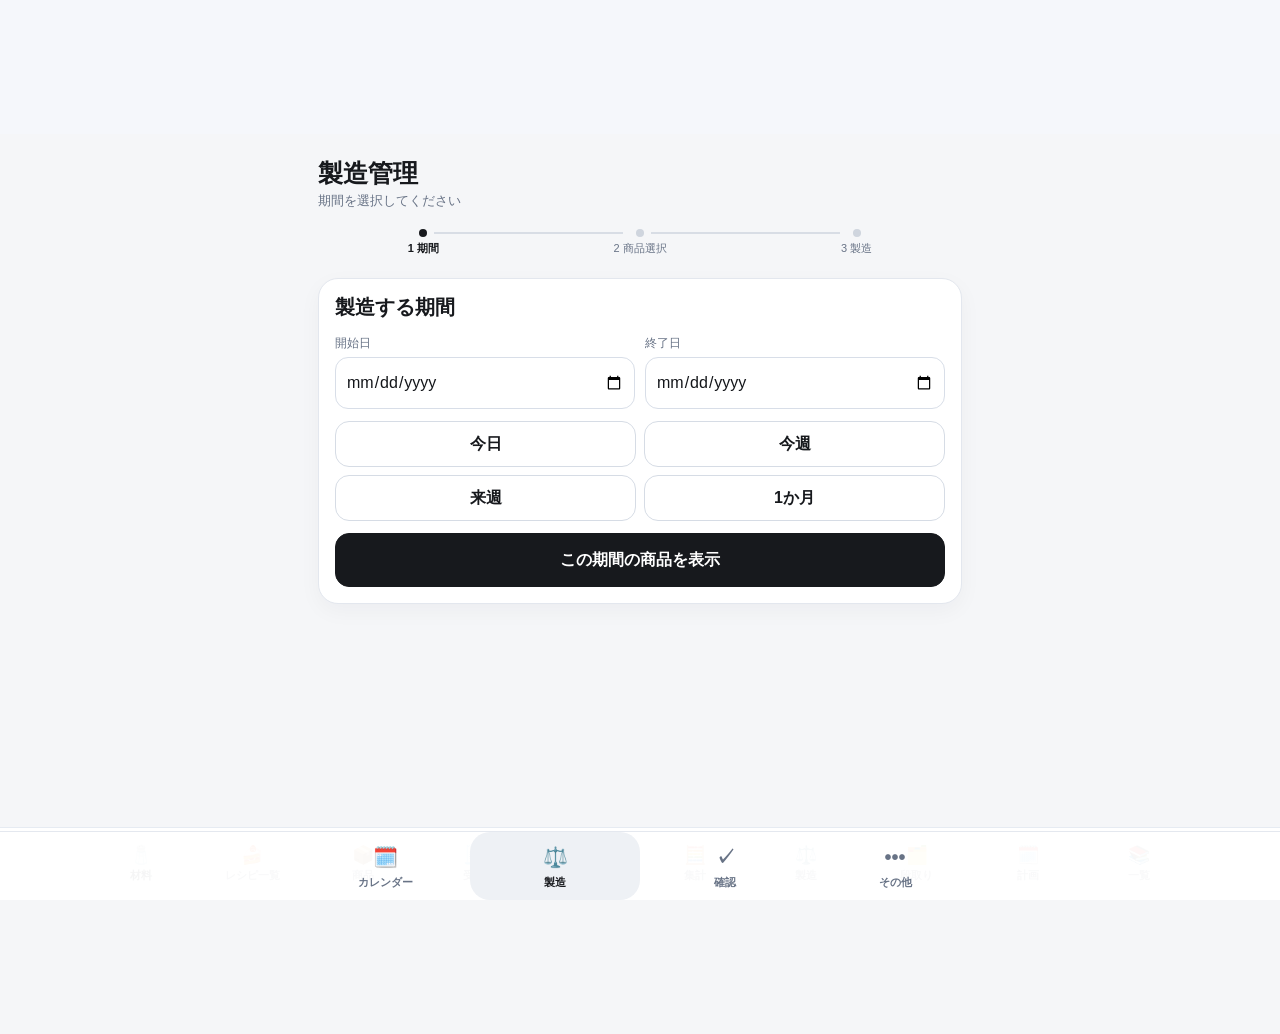
<file: index.html>
<!DOCTYPE html>

<html lang="ja">
<head>
<meta charset="utf-8"/>
<meta content="width=device-width, initial-scale=1, viewport-fit=cover" name="viewport"/>
<title>製造設計アプリ 完成版</title>
<link href="./assets/css/style.css" rel="stylesheet"/>
<style id="material-master-ui-v2">
.material-master-card{max-width:980px;margin:0 auto}.material-toolbar{display:grid;gap:10px;margin:12px 0 8px}.material-toolbar-top{display:grid;grid-template-columns:minmax(0,1fr) auto;gap:8px}.material-search{width:100%;min-height:44px;border:1px solid var(--line,#d8dee8);border-radius:12px;padding:0 13px;font:inherit;background:#fff}.material-add-btn{white-space:nowrap}.material-quick-row{display:flex;gap:7px;overflow-x:auto;padding-bottom:2px}.material-mode-btn,.material-filter-toggle,.material-category-chip{border:1px solid var(--line,#d8dee8);background:#fff;border-radius:999px;padding:7px 12px;font:inherit;font-size:13px;white-space:nowrap}.material-mode-btn.is-active,.material-category-chip.is-active{background:#1f2937;color:#fff;border-color:#1f2937}.material-category-chips{display:flex;gap:6px;overflow-x:auto;padding:1px 0 4px;-webkit-overflow-scrolling:touch}.material-advanced-filters{display:grid;grid-template-columns:repeat(3,minmax(0,1fr));gap:8px;padding:10px;border:1px solid var(--line,#d8dee8);border-radius:12px;background:#f8fafc}.material-advanced-filters.is-hidden{display:none}.material-result-line{min-height:22px;font-size:12px;color:#64748b;margin:4px 2px}.material-compact-list{display:grid;gap:5px}.material-compact-row{display:grid;grid-template-columns:minmax(0,1fr) auto auto;align-items:center;gap:8px;min-height:42px;padding:7px 8px 7px 11px;border:1px solid var(--line,#e2e8f0);border-radius:10px;background:#fff;cursor:pointer}.material-compact-row:active{background:#f8fafc}.material-row-name{min-width:0;font-weight:700;font-size:14px;overflow:hidden;text-overflow:ellipsis;white-space:nowrap}.material-row-cost{font-size:12px;font-variant-numeric:tabular-nums;color:#475569;text-align:right;white-space:nowrap}.material-compact-row.cost-mode .material-row-cost{font-size:14px;font-weight:800;color:#111827}.material-delete-btn{border:0;background:transparent;color:#b91c1c;font:inherit;font-size:12px;padding:7px 5px;cursor:pointer}.material-editor-modal{display:none;position:fixed;inset:0;z-index:9000}.material-editor-modal.is-open{display:block}.material-editor-backdrop{position:absolute;inset:0;background:rgba(15,23,42,.48)}.material-editor-sheet{position:absolute;left:0;right:0;bottom:0;margin:0 auto;width:min(720px,100%);max-height:88vh;overflow:auto;border-radius:20px 20px 0 0;padding:16px 16px calc(20px + env(safe-area-inset-bottom));box-sizing:border-box;box-shadow:0 -14px 35px rgba(15,23,42,.18)}.material-editor-head{display:flex;justify-content:space-between;gap:10px;align-items:flex-start;position:sticky;top:-16px;z-index:2;background:inherit;padding:16px 0 8px}.material-editor-actions{display:grid;grid-template-columns:1fr 1fr;gap:8px;position:sticky;bottom:calc(-20px - env(safe-area-inset-bottom));background:inherit;padding:10px 0 calc(20px + env(safe-area-inset-bottom));margin-top:8px}.material-empty{padding:24px;text-align:center;color:#64748b;border:1px dashed var(--line,#d8dee8);border-radius:12px}.material-cost-missing{color:#b45309}.material-count-muted{color:#94a3b8}.material-master-heading{align-items:center}@media(max-width:640px){.material-toolbar-top{grid-template-columns:1fr}.material-add-btn{width:100%}.material-advanced-filters{grid-template-columns:1fr}.material-compact-row{grid-template-columns:minmax(0,1fr) auto auto}.material-editor-sheet{max-height:92vh}}
</style>
<style id="recipe-master-ui-v2">
.recipe-list-card{max-width:980px;margin:0 auto;grid-column:1/-1}.recipe-toolbar{display:grid;gap:10px;margin:12px 0 8px}.recipe-toolbar-top{display:grid;grid-template-columns:minmax(0,1fr) auto;gap:8px}.recipe-search{width:100%;min-height:44px;border:1px solid var(--line,#d8dee8);border-radius:12px;padding:0 13px;font:inherit;background:#fff}.recipe-add-btn{white-space:nowrap}.recipe-type-chips{display:flex;gap:6px;overflow-x:auto;padding:1px 0 4px;-webkit-overflow-scrolling:touch}.recipe-type-chip,.recipe-filter-toggle{border:1px solid var(--line,#d8dee8);background:#fff;border-radius:999px;padding:7px 12px;font:inherit;font-size:13px;white-space:nowrap}.recipe-type-chip.is-active{background:#1f2937;color:#fff;border-color:#1f2937}.recipe-advanced-filters{display:grid;grid-template-columns:repeat(4,minmax(0,1fr));gap:8px;padding:10px;border:1px solid var(--line,#d8dee8);border-radius:12px;background:#f8fafc}.recipe-advanced-filters.is-hidden{display:none}.recipe-result-line{min-height:22px;font-size:12px;color:#64748b;margin:4px 2px}.recipe-compact-list{display:grid;gap:5px}.recipe-compact-row{display:grid;grid-template-columns:minmax(0,1fr) auto auto;align-items:center;gap:8px;min-height:48px;padding:7px 8px 7px 11px;border:1px solid var(--line,#e2e8f0);border-radius:10px;background:#fff;cursor:pointer}.recipe-compact-row:active{background:#f8fafc}.recipe-row-main{min-width:0}.recipe-row-name{font-weight:750;font-size:14px;overflow:hidden;text-overflow:ellipsis;white-space:nowrap}.recipe-row-meta{font-size:11px;color:#64748b;overflow:hidden;text-overflow:ellipsis;white-space:nowrap;margin-top:2px}.recipe-row-cost{font-size:12px;font-variant-numeric:tabular-nums;color:#334155;text-align:right;white-space:nowrap}.recipe-delete-btn{border:0;background:transparent;color:#b91c1c;font:inherit;font-size:12px;padding:7px 5px;cursor:pointer}.recipe-empty{padding:24px;text-align:center;color:#64748b;border:1px dashed var(--line,#d8dee8);border-radius:12px}.recipe-count-muted{color:#94a3b8}.recipe-dup-badge{display:inline-block;margin-left:6px;padding:1px 5px;border-radius:999px;background:#fff7ed;color:#c2410c;font-size:10px;font-weight:700}.recipe-editor-modal{display:none;position:fixed;inset:0;z-index:9050}.recipe-editor-modal.is-open{display:block}.recipe-editor-backdrop{position:absolute;inset:0;background:rgba(15,23,42,.52)}.recipe-editor-sheet{position:absolute;left:0;right:0;bottom:0;margin:0 auto;width:min(920px,100%);max-height:94vh;overflow:auto;border-radius:20px 20px 0 0;padding:14px 14px calc(22px + env(safe-area-inset-bottom));box-sizing:border-box;background:var(--bg,#f6f7f9);box-shadow:0 -14px 35px rgba(15,23,42,.2)}.recipe-editor-head{display:flex;align-items:flex-start;justify-content:space-between;gap:10px;position:sticky;top:-14px;z-index:5;background:var(--bg,#f6f7f9);padding:14px 0 10px}.recipe-editor-body{display:grid;grid-template-columns:repeat(2,minmax(0,1fr));gap:12px}.recipe-editor-body>.card:nth-child(3){grid-column:1/-1}.recipe-editor-body>.card{margin:0}.recipe-editor-title{min-width:0}.recipe-editor-title h2{overflow:hidden;text-overflow:ellipsis;white-space:nowrap;max-width:65vw}.recipe-modal-close{white-space:nowrap}@media(max-width:720px){.recipe-toolbar-top{grid-template-columns:1fr}.recipe-add-btn{width:100%}.recipe-advanced-filters{grid-template-columns:1fr 1fr}.recipe-editor-body{grid-template-columns:1fr}.recipe-editor-body>.card:nth-child(3){grid-column:auto}.recipe-compact-row{grid-template-columns:minmax(0,1fr) auto auto}.recipe-editor-sheet{max-height:96vh;padding-left:10px;padding-right:10px}.recipe-editor-title h2{max-width:68vw}}@media(max-width:430px){.recipe-advanced-filters{grid-template-columns:1fr}.recipe-row-cost{font-size:11px}}
</style>
<style id="recipe-v5-force-css">
[data-tab="recipes"] .recipe-mode-note{display:inline-block;margin-top:6px;padding:4px 8px;border-radius:999px;background:#e8f1ff;color:#2457a6;font-size:11px;font-weight:700}
[data-tab="recipes"] .recipe-list-card{display:block!important;width:100%!important;max-width:none!important}
#recipeEditorModal:not(.is-open){display:none!important}
#recipeEditorModal.is-open{display:block!important}
@media(max-width:720px){[data-tab="recipes"] .section-heading{align-items:flex-start}.recipe-row-meta{white-space:normal}.recipe-compact-row{grid-template-columns:minmax(0,1fr) auto}.recipe-delete-btn{grid-column:2;grid-row:1/3}.recipe-row-cost{grid-column:1;justify-self:start}}
</style><style id="recipe-material-nav-v6-style">
/* v6: レシピ編集全体は通常表示、材料の追加/編集だけナビ化 */
[data-tab="recipes"] .layout-grid.two-cols{align-items:start}
.recipe-material-compact-list{display:grid;gap:4px}
.recipe-material-row{display:grid;grid-template-columns:minmax(0,1fr) auto auto auto;gap:8px;align-items:center;min-height:40px;padding:5px 7px 5px 10px;border:1px solid var(--line,#e2e8f0);border-radius:9px;background:#fff;cursor:pointer}
.recipe-material-row:active{background:#f8fafc}
.recipe-material-name{min-width:0;font-size:14px;font-weight:750;overflow:hidden;text-overflow:ellipsis;white-space:nowrap}
.recipe-material-amount,.recipe-material-cost{font-size:12px;white-space:nowrap;color:#475569;font-variant-numeric:tabular-nums}
.recipe-material-delete{border:0;background:transparent;color:#b91c1c;font:inherit;font-size:11px;padding:6px 4px;cursor:pointer}
.recipe-material-nav{display:none;position:fixed;inset:0;z-index:9300;background:var(--bg,#f6f7f9);overflow:auto;-webkit-overflow-scrolling:touch}
.recipe-material-nav.is-open{display:block}
.recipe-material-nav-sheet{width:min(680px,100%);min-height:100%;margin:0 auto;padding:0 12px calc(24px + env(safe-area-inset-bottom));box-sizing:border-box;background:var(--bg,#f6f7f9)}
.recipe-material-nav-head{position:sticky;top:0;z-index:4;display:grid;grid-template-columns:auto 1fr;align-items:center;gap:10px;padding:10px 0 9px;background:var(--bg,#f6f7f9);border-bottom:1px solid var(--line,#e2e8f0)}
.recipe-material-nav-head h2{margin:0;font-size:18px}
.recipe-material-nav-kicker{font-size:11px;color:#64748b;margin-bottom:1px}
.recipe-material-nav-back{border:1px solid var(--line,#d8dee8);background:#fff;border-radius:10px;min-height:38px;padding:0 11px;font:inherit;font-weight:700}
#recipeMaterialNav #recipeMaterialFormCard{display:block!important;margin:12px 0 0;padding:12px;border-radius:12px}
#recipeMaterialNav .stack-form{gap:10px}
#recipeMaterialNav .field{margin:0}
#recipeMaterialNav .inline-actions{position:sticky;bottom:0;margin:10px -12px -12px;padding:10px 12px calc(10px + env(safe-area-inset-bottom));background:linear-gradient(to bottom,rgba(246,247,249,.92),var(--bg,#f6f7f9) 30%)}
@media(max-width:720px){
  [data-tab="recipes"] .layout-grid.two-cols{grid-template-columns:1fr}
  .recipe-material-row{grid-template-columns:minmax(0,1fr) auto auto auto;gap:6px;min-height:38px;padding:4px 6px 4px 9px}
  .recipe-material-name{font-size:13.5px}.recipe-material-amount,.recipe-material-cost{font-size:11.5px}
}
@media(max-width:390px){.recipe-material-cost{display:none}}
</style><style id="v9-flow-style">
[data-tab="orders"] .layout-grid,[data-tab="reservations"] .layout-grid{grid-template-columns:1fr!important}
#orderListCardV9,#reservationListCardV9{order:1}#orderEditorCardV9,#reservationImportCardV9{order:2}.v9-collapsible.is-hidden{display:none!important}.v9-legacy-filter{display:none!important}
.v9-toolbar{display:grid;gap:8px;margin:8px 0 6px}.v9-search{width:100%;min-height:44px;border:1px solid var(--line,#d9e0ea);border-radius:13px;padding:9px 12px;font:inherit;background:#fff}.v9-chips{display:flex;gap:6px;overflow-x:auto;padding:1px 0 3px;scrollbar-width:none}.v9-chips::-webkit-scrollbar{display:none}.v9-chip{flex:0 0 auto;border:1px solid var(--line,#d9e0ea);background:#fff;border-radius:999px;padding:7px 11px;font-weight:800;font-size:12px}.v9-chip.is-active{background:#111827;color:#fff;border-color:#111827}.v9-resultline{font-size:12px;color:var(--muted,#657080);margin-bottom:7px}
.v9-row{display:grid;grid-template-columns:minmax(0,1fr) auto;gap:4px 8px;align-items:center;border-bottom:1px solid var(--line,#e5e7eb);padding:9px 2px;cursor:pointer}.v9-row:last-child{border-bottom:0}.v9-row-title{font-weight:850;white-space:nowrap;overflow:hidden;text-overflow:ellipsis}.v9-row-meta,.v9-row-sub{font-size:12px;color:var(--muted,#657080);white-space:nowrap;overflow:hidden;text-overflow:ellipsis}.v9-row-badge{font-size:11px;padding:4px 7px;border-radius:999px;background:#eef2f7;white-space:nowrap}.v9-row-badge.warn{background:#fff4d6}.v9-delete{border:0;background:transparent;color:#c2251b;font-weight:800;padding:8px}
.v9-sheet{position:fixed;inset:0;z-index:10050;display:none}.v9-sheet.is-open{display:block}.v9-sheet-backdrop{position:absolute;inset:0;background:rgba(15,23,42,.35)}.v9-sheet-panel{position:absolute;left:0;right:0;bottom:0;max-height:88vh;overflow:auto;background:#fff;border-radius:22px 22px 0 0;padding:12px 14px calc(18px + env(safe-area-inset-bottom));box-shadow:0 -8px 30px rgba(0,0,0,.13)}.v9-sheet-head{display:flex;align-items:center;gap:10px;position:sticky;top:-12px;background:#fff;padding:8px 0 10px;z-index:2}.v9-back{border:0;background:#eef2f7;border-radius:999px;padding:8px 11px;font-weight:800}.v9-detail-block{border:1px solid var(--line,#e5e7eb);border-radius:14px;padding:10px;margin:8px 0}.v9-detail-grid{display:grid;grid-template-columns:78px 1fr;gap:6px 8px;font-size:13px}.v9-detail-grid b{color:var(--muted,#657080)}.v9-item-line{display:grid;grid-template-columns:minmax(0,1fr) auto;gap:6px;align-items:center;padding:8px 0;border-top:1px solid #eef0f3}.v9-link-btn{border:1px solid var(--line,#d9e0ea);background:#fff;border-radius:10px;padding:7px 9px;font-weight:800}.v9-master-results{margin-top:8px}.v9-master-row{width:100%;text-align:left;border:0;border-bottom:1px solid #eef0f3;background:#fff;padding:11px 4px}.v9-master-row strong{display:block}.v9-master-row small{color:var(--muted,#657080)}
.aggregate-link-controls{display:none!important}.aggregate-link-row{padding:9px}.aggregate-link-types{display:none!important}.aggregate-link-row::after{content:'タップしてマスターを選択';display:block;margin-top:7px;font-size:12px;font-weight:800;color:#2563eb}.aggregate-link-row{cursor:pointer}
@media(min-width:760px){.v9-sheet-panel{max-width:620px;left:50%;transform:translateX(-50%)}}
</style>
<style id="v24-product-mobile-ui">
.product-size-editor{display:grid;gap:14px}.product-size-editor .field{min-width:0}.product-size-editor input,.product-size-editor select{width:100%;min-width:0;box-sizing:border-box}#productComponentRectangleSizeRow{display:grid;grid-template-columns:1fr 1fr;gap:12px}#productComponentRectangleSizeRow.is-hidden,#productComponentRoundSizeRow.is-hidden{display:none!important}.reservation-production-links{display:flex;flex-wrap:wrap;gap:6px;margin:8px 0}.reservation-production-link{display:inline-flex;align-items:center;gap:6px;border:1px solid var(--line,#d9e0ea);border-radius:999px;padding:6px 8px;background:#fff;font-size:12px}.reservation-production-link button{border:0;background:transparent;font-weight:900;font-size:15px;padding:0 2px}.reservation-link-help{font-size:11px;color:var(--muted,#657080);margin:5px 0}@media(max-width:560px){#productComponentRectangleSizeRow{grid-template-columns:1fr}.product-size-editor{gap:12px}.product-size-editor input,.product-size-editor select{min-height:52px;font-size:16px}}
</style>
</head>
<body>
<div class="app-shell">
<header class="page-header">
<div>
<p class="eyebrow">Integrated Production Design App</p>
<h1>製造設計アプリ 完成版</h1>
<p class="lead">余計なUIを整理しつつ、材料・レシピ・商品・受注・集計・製造・段取り・計画までつなげた版です。</p>
<button onclick="location.href='manufacturing-board.html'">
  製造ボードを開く
</button>
<button onclick="location.href='prep-calculator.html'">
  製造仕込み集計アプリを開く
</button>
</div>
<div class="status-line">
<span class="badge badge-success" id="storageStatus">端末内保存中</span>
<span class="current-editing" id="currentEditingLabel">新規レシピ作成中</span>
</div>
</header>
<section class="tab-panel is-active" data-tab="materials">
<section class="card material-master-card">
<div class="section-heading material-master-heading">
<div>
<p class="section-kicker">材料マスター</p>
<h2>材料一覧</h2>
</div>
<span class="badge" id="materialsMasterCountBadge">0件</span>
</div>
<div class="material-toolbar">
<div class="material-toolbar-top">
<input class="material-search" id="materialSearchInput" placeholder="材料名・分類・仕入先を検索" type="search"/>
<button class="btn btn-primary material-add-btn" id="openNewMaterialBtn" type="button">＋ 材料追加</button>
</div>
<div class="material-quick-row">
<button class="material-mode-btn is-active" data-material-mode="normal" type="button">通常</button>
<button class="material-mode-btn" data-material-mode="cost" type="button">原価一覧</button>
<button class="material-filter-toggle" id="materialFilterToggleBtn" type="button">絞り込み</button>
</div>
<div class="material-category-chips" id="materialCategoryChips"></div>
<div class="material-advanced-filters is-hidden" id="materialAdvancedFilters">
<label class="field">
<span class="field-label">仕入先</span>
<select id="materialSupplierFilter"><option value="">すべて</option></select>
</label>
<label class="field">
<span class="field-label">原価</span>
<select id="materialPriceFilter">
<option value="all">すべて</option>
<option value="missing">原価未入力</option>
<option value="1000">換算原価 1,000円以上</option>
<option value="5000">換算原価 5,000円以上</option>
<option value="10000">換算原価 10,000円以上</option>
</select>
</label>
<label class="field">
<span class="field-label">並び順</span>
<select id="materialSortSelect">
<option value="name">名前順</option>
<option value="price-desc">原価が高い順</option>
<option value="price-asc">原価が安い順</option>
<option value="category">カテゴリー順</option>
</select>
</label>
<button class="btn btn-secondary" id="clearMaterialFiltersBtn" type="button">絞り込みをクリア</button>
</div>
</div>
<div class="material-result-line" id="materialResultLine"></div>
<div class="material-compact-list" id="materialsMasterList"></div>
</section>
<div aria-hidden="true" class="material-editor-modal" id="materialEditorModal">
<div class="material-editor-backdrop" id="materialEditorBackdrop"></div>
<section aria-labelledby="materialEditorTitle" aria-modal="true" class="card material-editor-sheet" role="dialog">
<div class="material-editor-head">
<div>
<p class="section-kicker">材料マスター</p>
<h2 id="materialEditorTitle">材料編集</h2>
</div>
<button class="btn btn-secondary btn-inline" id="closeMaterialEditorBtn" type="button">閉じる</button>
</div>
<div class="stack-form material-editor-form">
<label class="field"><span class="field-label">材料名</span><input id="matName" type="text"/></label>
<div class="micro-row">
<label class="field"><span class="field-label">規格量</span><input id="matBaseAmount" min="0" step="0.01" type="number"/></label>
<label class="field"><span class="field-label">単位</span><select id="matBaseUnit">
<option>g</option><option>kg</option><option>ml</option><option>L</option><option>個</option><option>枚</option><option>本</option><option>pc</option><option>袋</option>
</select></label>
</div>
<label class="field"><span class="field-label">規格価格</span><input id="matBasePrice" min="0" step="0.01" type="number"/></label>
<label class="field"><span class="field-label">カテゴリ</span><input id="matCategory" type="text"/></label>
<label class="field"><span class="field-label">サブカテゴリ</span><input id="matSubCategory" type="text"/></label>
<label class="field"><span class="field-label">仕入先</span><input id="matSupplier" type="text"/></label>
<label class="field"><span class="field-label">メモ</span><textarea id="matNote"></textarea></label>
</div>
<div class="material-editor-actions">
<button class="btn btn-primary" id="saveMaterialMasterBtn" type="button">保存</button>
<button class="btn btn-secondary" id="newMaterialMasterBtn" type="button">入力をクリア</button>
</div>
</section>
</div>
</section>
<section class="tab-panel" data-tab="recipes">
<div class="layout-grid two-cols">
<section class="card recipe-list-card">
<div class="section-heading">
<div>
<p class="section-kicker">レシピマスター</p>
<h2>レシピ一覧</h2>
</div><span class="badge" id="recipeCountBadge">0件</span>
</div>
<div class="recipe-toolbar">
<div class="recipe-toolbar-top">
<input class="recipe-search" id="recipeSearchInput" placeholder="レシピ名・材料・工程を検索" type="search"/>
<button class="btn btn-primary recipe-add-btn" id="openNewRecipeBtn" type="button">＋ レシピ追加</button>
</div>
<div style="display:flex;gap:7px;align-items:center;overflow-x:auto">
<div class="recipe-type-chips" id="recipeTypeChips" style="flex:1"></div>
<button class="recipe-filter-toggle" id="recipeFilterToggleBtn" type="button">絞り込み</button>
</div>
<div class="recipe-advanced-filters is-hidden" id="recipeAdvancedFilters">
<label class="field"><span class="field-label">材料カテゴリー</span><select id="recipeMaterialCategoryFilter"><option value="">すべて</option></select></label>
<label class="field"><span class="field-label">出来高単位</span><select id="recipeYieldUnitFilter"><option value="">すべて</option></select></label>
<label class="field"><span class="field-label">工程</span><select id="recipeFlowFilter"><option value="all">すべて</option><option value="with">工程あり</option><option value="without">工程なし</option></select></label>
<label class="field"><span class="field-label">関連商品</span><select id="recipeProductFilter"><option value="">すべて</option></select></label>
<label class="field"><span class="field-label">並び順</span><select id="recipeSortSelect"><option value="name">名前順</option><option value="updated-desc">更新が新しい順</option><option value="cost-desc">原価が高い順</option><option value="cost-asc">原価が安い順</option></select></label>
<button class="btn btn-secondary" id="clearRecipeFiltersBtn" type="button">絞り込みをクリア</button>
</div>
</div>
<div class="recipe-result-line" id="recipeResultLine"></div>
<div class="recipe-compact-list" id="recipeMasterList"></div>
</section>
<section class="card">
<div class="section-heading">
<div>
<p class="section-kicker">レシピ</p>
<h2>基本情報</h2>
</div>
<div class="sub-card">
<button class="btn btn-secondary" id="toggleRecipeCalcBtn" type="button">
    レシピ換算ナビ
  </button>
<div class="stack-form is-hidden" id="recipeCalcPanel" style="margin-top:14px;">
<label class="field">
<span class="field-label">作りたい形状</span>
<select id="recipeCalcTargetShape">
<option value="round">丸</option>
<option value="rectangle">四角</option>
</select>
</label>
<div class="micro-row" id="recipeCalcRoundRow">
<label class="field">
<span class="field-label">直径(mm)</span>
<input id="recipeCalcTargetDiameter" type="number"/>
</label>
<label class="field">
<span class="field-label">高さ(mm)</span>
<input id="recipeCalcTargetHeight" type="number"/>
</label>
</div>
<div class="micro-row is-hidden" id="recipeCalcRectangleRow">
<label class="field">
<span class="field-label">横幅(mm)</span>
<input id="recipeCalcTargetWidth" type="number"/>
</label>
<label class="field">
<span class="field-label">奥行(mm)</span>
<input id="recipeCalcTargetDepth" type="number"/>
</label>
<label class="field">
<span class="field-label">高さ（ｍｍ）</span>
<input id="recipeCalcTargetRectHeight" type="number"/>
</label>
</div>
<label class="field">
<span class="field-label">必要数量</span>
<input id="recipeCalcQuantity" min="0" step="0.01" type="number" value="1"/>
</label>
<button class="btn btn-primary" id="runRecipeCalcBtn" type="button">
      換算する
    </button>
<div class="empty-box" id="recipeCalcResult">
      換算結果がここに出ます。
    </div>
</div>
</div>
</div>
<div class="stack-form">
<label class="field"><span class="field-label">名称</span><input id="recipeName" type="text"/></label>
<label class="field"><span class="field-label">区分</span><select id="recipeType">
<option>試作</option>
<option>仕込み</option>
<option>試作＋仕込み</option>
</select></label>
<label class="field"><span class="field-label">日付</span><input id="recipeDate" type="date"/></label>
<label class="field"><span class="field-label">担当</span><input id="recipeOwner" type="text"/></label>
<div class="micro-row">
<label class="field">
<span class="field-label">出来高数量</span>
<input id="recipeYieldQuantity" min="0" step="0.01" type="number"/>
</label>
<label class="field">
<span class="field-label">出来高単位</span>
<select id="recipeYieldUnit">
<option>個</option>
<option>台</option>
<option>人前</option>
<option>箱</option>
<option>本</option>
<option>枚</option>
<option>g</option>
<option>kg</option>
<option>ml</option>
<option>L</option>
<option>バット</option>
<option>ボウル</option>
<option>シート</option>
<option>自由入力</option>
</select>
</label>
</div>
<label class="field">
<span class="field-label">基準形状</span>
<select id="recipeBaseShape">
<option value="round">丸</option>
<option value="rectangle">四角</option>
</select>
</label>
<div class="micro-row" id="recipeRoundSizeRow">
<label class="field">
<span class="field-label">基準直径(mm)</span>
<input id="recipeBaseDiameter" placeholder="例：210" type="number"/>
</label>
</div>
<div class="micro-row is-hidden" id="recipeRectangleSizeRow">
<label class="field">
<span class="field-label">基準横幅(mm)</span>
<input id="recipeBaseWidth" placeholder="例：45" type="number"/>
</label>
<label class="field">
<span class="field-label">基準奥行(mm)</span>
<input id="recipeBaseDepth" placeholder="例：110" type="number"/>
</label>
</div>
<label class="field">
<span class="field-label" id="recipeBaseHeightLabel">基準高さ(mm)</span>
<input id="recipeBaseHeight" placeholder="例：65" type="number"/>
</label>
<label class="field is-hidden" id="recipeYieldCustomField">
<span class="field-label">自由入力単位</span>
<input id="recipeYieldCustomUnit" placeholder="例：7号1台分 / バット1枚分 / ホテルパン1枚分" type="text"/>
</label>
<label class="field"><span class="field-label">メモ</span><textarea id="recipeMemo"></textarea></label>
</div>
<div class="sub-card">
<div class="inline-actions"><button class="btn btn-primary" id="saveRecipeBtn" type="button">レシピ保存</button><button class="btn btn-secondary" id="newRecipeBtn" type="button">新規</button><span class="badge" id="recipeCostLabel">原価: -</span></div>
</div>
</section><section class="card">
<div class="section-heading">
<div>
<p class="section-kicker">材料</p>
<h2>配合</h2>
</div><button class="btn btn-secondary btn-inline" id="addRecipeMaterialBtn" type="button">材料追加</button>
</div>
<div class="list" id="recipeMaterialsList"></div>
<p class="helper-text" id="recipeMaterialsEmpty">まだ材料がありません。</p>
</section><section class="card" style="grid-column:1 / -1;">
<div class="section-heading">
<div>
<p class="section-kicker">工程</p>
<h2>標準フロー</h2>
</div><button class="btn btn-secondary btn-inline" id="addFlowBtn" type="button">工程追加</button>
</div>
<div class="list" id="flowList"></div>
<p class="helper-text" id="flowEmpty">まだ工程がありません。</p>
<div class="sub-card is-hidden" id="flowFormCard">
<div class="stack-form">
<label class="field"><span class="field-label">工程名</span><input id="flowTitle" type="text"/></label>
<label class="field"><span class="field-label">説明</span><input id="flowDescription" type="text"/></label>
<label class="field"><span class="field-label">所要時間（分）</span><input id="flowDurationMinutes" min="0" step="1" type="number"/></label>
<label class="field"><span class="field-label">工程タイプ</span><select id="flowType">
<option value="prep">prep</option>
<option value="mix">mix</option>
<option value="shape">shape</option>
<option value="rest">rest</option>
<option value="bake">bake</option>
<option value="cool">cool</option>
<option value="finish">finish</option>
<option value="other">other</option>
</select></label>
<label class="field"><span class="field-label">並行しやすい工程か</span><select id="flowCanParallel">
<option value="true">はい</option>
<option value="false">いいえ</option>
</select></label>
<label class="field"><span class="field-label">使用設備</span><input id="flowEquipment" type="text"/></label>
<label class="field"><span class="field-label">チェック項目（1行に1つ）</span><textarea id="flowChecks"></textarea></label>
<div class="inline-actions"><button class="btn btn-primary" id="saveFlowBtn" type="button">保存</button><button class="btn btn-secondary" id="cancelFlowBtn" type="button">キャンセル</button></div>
</div>
</div>
</section></div>
<div aria-hidden="true" class="recipe-material-nav" id="recipeMaterialNav"><section class="recipe-material-nav-sheet"><div class="recipe-material-nav-head"><button class="recipe-material-nav-back" id="recipeMaterialNavBack" type="button">← 戻る</button><div><div class="recipe-material-nav-kicker">配合</div><h2 id="recipeMaterialNavTitle">材料を追加</h2></div></div><div class="sub-card" id="recipeMaterialFormCard">
<div class="stack-form">
<label class="field"><span class="field-label">カテゴリで絞り込み</span><select id="recipeMaterialFilterCategory">
<option value="">すべて</option>
</select></label>
<label class="field"><span class="field-label">材料マスターから選択</span><select id="recipeMaterialSelect"></select></label>
<div class="micro-row">
<label class="field"><span class="field-label">数値</span><input id="recipeMaterialAmountValue" min="0" step="0.01" type="number"/></label>
<label class="field"><span class="field-label">単位</span><select id="recipeMaterialAmountUnit">
<option>g</option>
<option>kg</option>
<option>ml</option>
<option>L</option>
<option>個</option>
<option>%</option>
</select></label>
</div>
<label class="field"><span class="field-label">備考</span><input id="recipeMaterialNote" type="text"/></label>
<div class="inline-actions"><button class="btn btn-primary" id="saveRecipeMaterialBtn" type="button">保存</button><button class="btn btn-secondary" id="cancelRecipeMaterialBtn" type="button">キャンセル</button></div>
</div>
</div></section></div></section>
<section class="tab-panel" data-tab="products">
<div class="layout-grid two-cols">
<section class="card">
<div class="section-heading">
<div>
<p class="section-kicker">商品</p>
<h2>商品マスター</h2>
</div>
</div>
<div class="stack-form">
<label class="field"><span class="field-label">商品名</span><input id="productName" type="text"/></label>
<label class="field"><span class="field-label">区分</span><input id="productCategory" type="text"/></label>
<label class="field"><span class="field-label">単位</span><input id="productUnitLabel" type="text"/></label>
<label class="field">
<span class="field-label">商品タイプ</span>
<select id="productKind">
<option value="other">その他</option>
<option value="cake">ケーキ</option>
<option value="plateDessert">皿盛りデザート</option>
<option value="gift">ギフト</option>
<option value="afternoonTea">アフタヌーンティー</option>
</select>
</label>
<label class="field">
<span class="field-label">予約サイズを使う</span>
<select id="productUseReservationSize">
<option value="false">使わない</option>
<option value="true">使う</option>
</select>
</label>
<label class="field">
<span class="field-label">別名・予約名</span>
<textarea id="productAliases" placeholder="1行に1つ
例：ウェディングケーキ
例：婚礼ケーキ"></textarea>
</label>
<label class="field"><span class="field-label">メモ</span><textarea id="productNote"></textarea></label>
<label class="field">
<span class="field-label">売価</span>
<input id="productSalePrice" min="0" step="1" type="number"/>
</label>
<button class="btn btn-secondary" id="calcProductCostBtn" type="button">
              商品原価計算
            </button>
</div>
<div class="sub-card">
<div class="inline-actions"><button class="btn btn-primary" id="saveProductBtn" type="button">商品保存</button><button class="btn btn-secondary" id="newProductBtn" type="button">新規</button></div>
</div>
</section>
<section class="card">
<div class="section-heading">
<div>
<p class="section-kicker">構成要素</p>
<h2>商品の中身</h2>
</div><button class="btn btn-secondary btn-inline" id="addProductComponentBtn" type="button">構成追加</button>
</div>
<div class="list" id="productComponentsList"></div>
<p class="helper-text" id="productComponentsEmpty">まだ構成要素がありません。</p>
<div class="sub-card is-hidden" id="productComponentFormCard">
<div class="stack-form">
<label class="field"><span class="field-label">種類</span><select id="productComponentSourceType">
<option value="recipe">レシピ</option>
<option value="material">材料</option>
<option value="product">商品</option>
<option value="task">作業</option>
</select></label>
<label class="field">
<span class="field-label">カテゴリ</span>
<select id="productComponentCategoryFilter">
<option value="">すべて</option>
</select>
</label>
<label class="field">
<span class="field-label">サブカテゴリ</span>
<select id="productComponentSubCategoryFilter">
<option value="">すべて</option>
</select>
</label>
<label class="field"><span class="field-label">参照先</span><select id="productComponentRefSelect"></select></label>
<label class="field"><span class="field-label">数量</span><input id="productComponentQuantity" min="0" step="0.01" type="number" value="1"/></label>
<div class="product-size-editor">
<label class="field">
<span class="field-label">使用形状</span>
<select id="productComponentShape">
<option value="round">丸</option>
<option value="rectangle">四角</option>
</select>
</label>
<div id="productComponentSizeRow">
<div id="productComponentRoundSizeRow">
<label class="field"><span class="field-label">使用直径(mm)</span><input id="productComponentDiameter" placeholder="例：150" type="number" inputmode="decimal"/></label>
</div>
<div class="is-hidden" id="productComponentRectangleSizeRow">
<label class="field"><span class="field-label">使用横幅(mm)</span><input id="productComponentWidth" placeholder="例：300" type="number" inputmode="decimal"/></label>
<label class="field"><span class="field-label">使用奥行(mm)</span><input id="productComponentDepth" placeholder="例：400" type="number" inputmode="decimal"/></label>
</div>
<label class="field"><span class="field-label">使用高さ(mm)</span><input id="productComponentHeight" placeholder="例：45" type="number" inputmode="decimal"/></label>
</div>
<label class="field"><span class="field-label">単位</span><input id="productComponentUnit" type="text"/></label>
</div>
<div class="inline-actions"><button class="btn btn-primary" id="saveProductComponentBtn" type="button">保存</button><button class="btn btn-secondary" id="cancelProductComponentBtn" type="button">キャンセル</button></div>
</div>
</div>
</section>
<section class="card" style="grid-column:1 / -1;">
<div class="section-heading">
<div>
<p class="section-kicker">一覧</p>
<h2>商品一覧</h2>
</div><span class="badge" id="productCountBadge">0件</span>
</div>
<div class="list" id="productList"></div>
</section>
</div>
</section>
<section class="tab-panel" data-tab="orders">
<div class="layout-grid two-cols">
<section class="card v9-collapsible is-hidden" id="orderEditorCardV9">
<div class="section-heading">
<div>
<p class="section-kicker">受注</p>
<h2>受注入力</h2>
</div>
</div>
<div class="stack-form">
<label class="field"><span class="field-label">施工日</span><input id="orderDate" type="date"/></label>
<label class="field"><span class="field-label">商品</span><select id="orderProductSelect"></select></label>
<div class="micro-row">
<label class="field"><span class="field-label">数量</span><input id="orderQuantity" min="0" step="0.01" type="number" value="1"/></label>
<label class="field"><span class="field-label">単位</span><input id="orderUnit" type="text"/></label>
</div>
<label class="field"><span class="field-label">顧客 / 案件名</span><input id="orderCustomer" type="text"/></label>
<label class="field"><span class="field-label">メモ</span><textarea id="orderMemo"></textarea></label>
</div>
<div class="sub-card">
<div class="inline-actions"><button class="btn btn-primary" id="saveOrderBtn" type="button">受注保存</button><button class="btn btn-secondary" id="newOrderBtn" type="button">新規</button></div>
</div>
</section>
<section class="card" id="orderListCardV9">
<div class="section-heading">
<div>
<p class="section-kicker">一覧</p>
<h2>受注一覧</h2>
</div><span class="badge" id="orderCountBadge">0件</span>
<button class="btn btn-primary btn-inline" id="orderNewV9" type="button">＋ 受注追加</button><button class="btn btn-danger btn-inline" id="clearOrdersBtnV11" type="button">受注を一括削除</button></div>
<div class="v9-toolbar"><input class="v9-search" id="orderSearchV9" placeholder="商品名・顧客・メモを検索" type="search"/><div class="v9-chips" id="orderDateChipsV9"><button class="v9-chip is-active" data-order-range="all" type="button">すべて</button><button class="v9-chip" data-order-range="upcoming" type="button">今後</button><button class="v9-chip" data-order-range="today" type="button">今日</button></div></div><div class="v9-resultline" id="orderResultV9"></div><div class="list" id="orderList"></div>
</section>
</div>
</section>
<section class="tab-panel" data-tab="reservations">
<div class="layout-grid two-cols">
<section class="card v9-collapsible is-hidden" id="reservationImportCardV9">
<div class="section-heading">
<div>
<p class="section-kicker">予約</p>
<h2>予約JSON読込</h2>
</div>
</div>
<div class="stack-form">
<label class="field">
<span class="field-label">予約JSON</span>
<textarea id="reservationJsonArea"></textarea>
</label>
</div>
<div class="sub-card">
<div class="inline-actions">
<button class="btn btn-primary" id="importReservationBtn" type="button">
                予約JSON読込
              </button>
</div>
</div>
<button class="btn btn-secondary" id="mergeReservationBtn" type="button">
            予約JSONを追加読込
          </button>
<button class="btn btn-secondary" id="replaceReservationBtn" type="button">
            現在の予約を削除して上書き
          </button>
<button class="btn btn-danger" id="clearReservationBtn" type="button">
            予約データ全削除
          </button>
<button class="btn btn-secondary" id="cleanupReservationBtnV10" type="button">完了済み・重複を整理</button>
<button class="btn btn-secondary" id="rebuildReservationBtn" type="button">

            予約解析を再実行

          </button>
</section>
<section class="card" id="reservationListCardV9">
<div class="section-heading">
<div>
<p class="section-kicker">一覧</p>
<h2>予約一覧</h2>
</div>
<span class="badge" id="reservationCountBadge">0件</span>
<button class="btn btn-secondary btn-inline" id="reservationImportToggleV9" type="button">JSON取込</button></div>
<div class="sub-card v9-legacy-filter">
<label class="field">
<span class="field-label">表示フィルター</span>
<select id="reservationFilter">
<option value="productionTarget">製造対象のみ</option>
<option value="all">全件</option>
<option value="notSent">未送信</option>
<option value="batched">バッチ化済み</option>
<option value="wedding">婚礼</option>
<option value="anniversary">アニバーサリー</option>
<option value="banquet">宴会</option>
<option value="delivered">納品済み</option>
</select>
</label>
<label class="field">
<span class="field-label">カテゴリ</span>
<select id="reservationCategoryFilter">
<option value="all">全カテゴリ</option>
<option value="宴会">宴会</option>
<option value="婚礼">婚礼</option>
<option value="アニバーサリー">アニバーサリー</option>
<option value="アフタヌーンティー">アフタヌーンティー</option>
</select>
</label>
<div class="micro-row">
<label class="field">
<span class="field-label">開始日</span>
<input id="reservationFromDate" type="date"/>
</label>
<label class="field">
<span class="field-label">終了日</span>
<input id="reservationToDate" type="date"/>
</label>
</div>
<button class="btn btn-secondary btn-inline" id="clearReservationDateFilterBtn" type="button">
              日付クリア
            </button>
</div>
<div class="v9-toolbar"><input class="v9-search" id="reservationSearchV9" placeholder="名前・会場・商品を検索" type="search"/><div class="v9-chips" id="reservationStatusChipsV9"><button class="v9-chip is-active" data-res-range="active" type="button">進行中</button><button class="v9-chip" data-res-range="unsent" type="button">未送信</button><button class="v9-chip" data-res-range="done" type="button">処理済み</button><button class="v9-chip" data-res-range="all" type="button">全件</button></div><div class="v9-chips" id="reservationCategoryChipsV9"><button class="v9-chip is-active" data-res-cat="all" type="button">すべて</button><button class="v9-chip" data-res-cat="婚礼" type="button">婚礼</button><button class="v9-chip" data-res-cat="宴会" type="button">宴会</button><button class="v9-chip" data-res-cat="アニバーサリー" type="button">記念日</button><button class="v9-chip" data-res-cat="アフタヌーンティー" type="button">AT</button></div></div><div class="v9-resultline" id="reservationResultV9"></div><div class="list" id="reservationList"></div>
</section>
</div>
</section>
<section class="tab-panel" data-tab="aggregate">
<div class="layout-grid">
<section class="card">
<div class="section-heading">
<div>
              集計 <p class="section-kicker"></p>
<h2>必要数集計</h2>
</div>
</div>
<div class="sub-card">
<div class="inline-actions"><button class="btn btn-secondary" id="runAggregateBtn" type="button">受注から集計</button><button class="btn btn-primary" id="createBatchesFromAggregateBtn" type="button">集計結果から製造バッチ作成</button>

</div>
</div>
</section>
<section class="card">
<div class="section-heading">
<div>
<p class="section-kicker">必要レシピ</p>
<h2>倍率計算結果</h2>
</div><span class="badge" id="aggregateRecipeCountBadge">0件</span>
</div>
<div class="list" id="aggregateRecipeList"></div>
</section>
<section class="card">
<div class="section-heading">
<div>
<p class="section-kicker">必要作業</p>
<h2>作業合計</h2>
</div><span class="badge" id="aggregateTaskCountBadge">0件</span>
</div>
<div class="list" id="aggregateTaskList"></div>
</section>
<section class="card" id="aggregateLinkCard">
<div class="section-heading"><div><p class="section-kicker">要紐付け</p><h2>レシピ・商品を選択</h2></div><span class="badge" id="aggregateUnmatchedCountBadge">0件</span></div>
<p class="helper-text">名前だけで入った受注は、商品またはレシピのマスターを選んでその場で紐付けできます。</p>
<div class="list" id="aggregateUnmatchedList"></div>
</section>
</div>
</section>
<section class="tab-panel" data-tab="production">
<div class="layout-grid two-cols">
<section class="card">
<div class="section-heading">
<div>
<p class="section-kicker">製造</p>
<h2>製造バッチ一覧</h2>
</div><span class="badge" id="batchCountBadge">0件</span>
</div>
<div class="list" id="batchList"></div>
</section>
<section class="card">
<div class="section-heading">
<div>
<p class="section-kicker">詳細</p>
<h2>バッチ内容</h2>
</div>
</div>
<div class="empty-box" id="batchDetailView">バッチを選ぶと詳細がここに出ます。</div>
</section>
</div>
</section>
<section class="tab-panel" data-tab="schedule">
<div class="layout-grid two-cols">
<section class="card">
<div class="section-heading">
<div>
<p class="section-kicker">段取り</p>
<h2>製造候補</h2>
</div><button class="btn btn-secondary btn-inline" id="loadScheduleCandidatesBtn" type="button">候補を読込</button>
</div>
<div class="list" id="scheduleCandidateList"></div>
<p class="helper-text" id="scheduleCandidateEmpty">製造バッチを作ると、ここに候補が出ます。</p>
</section>
<section class="card">
<div class="section-heading">
<div>
<p class="section-kicker">段取り項目</p>
<h2>本日の並び</h2>
</div>
<div class="inline-actions"><button class="btn btn-secondary btn-inline" id="newPlanBtn" type="button">新規</button><button class="btn btn-primary btn-inline" id="savePlanBtn" type="button">保存</button></div>
</div>
<div class="stack-form" style="margin-bottom:16px;"><label class="field"><span class="field-label">段取り名</span><input id="planName" type="text"/></label><label class="field"><span class="field-label">メモ</span><textarea id="planMemo"></textarea></label></div>
<div class="list" id="planStepList"></div>
<p class="helper-text" id="planStepEmpty">候補を追加するとここに並びます。</p>
</section>
<section class="card" style="grid-column:1 / -1;">
<div class="section-heading">
<div>
<p class="section-kicker">保存済み段取り</p>
<h2>段取り一覧</h2>
</div><span class="badge" id="planCountBadge">0件</span>
</div>
<div class="list" id="planList"></div>
</section>
</div>
</section>
<section class="tab-panel" data-tab="planner">
<div class="layout-grid">
<section class="card">
<div class="section-heading">
<div>
<p class="section-kicker">計画表</p>
<h2>週表示</h2>
</div><span class="badge" id="planItemCountBadge">0件</span>
</div>
<div class="planner-toolbar">
<label class="field"><span class="field-label">表示モード</span><select id="plannerMode">
<option value="week">1週間</option>
<option value="month">1ヶ月</option>
</select></label>
<label class="field"><span class="field-label">開始日</span><input id="plannerStartDate" type="date"/></label>
</div>
<div class="sub-card">
<div class="inline-actions"><button class="btn btn-secondary" id="renderPlannerBtn" type="button">計画表を表示</button></div>
</div>
<div class="planner-grid week" id="plannerGrid"></div>
<div class="sub-card" style="margin-top:16px;">
<div class="inline-actions"><button class="btn btn-secondary" id="buildPrintViewBtn" type="button">印刷用レイアウト作成</button><button class="btn btn-primary" id="printPlannerBtn" type="button">印刷する</button></div>
<p class="helper-text" style="margin-top:10px;">A4横向き、上に日付、下に項目を縦に並べる簡易レイアウトです。</p>
</div>
</section>
<section class="card" id="printPlannerSection">
<div class="section-heading">
<div>
<p class="section-kicker">印刷プレビュー</p>
<h2>週間 印刷レイアウト</h2>
</div>
</div>
<div class="print-planner-view" id="printPlannerView">
<p class="helper-text">「印刷用レイアウト作成」を押すとここに表示されます。</p>
</div>
</section>
</div>
</section>
<section class="tab-panel" data-tab="library">
<div class="layout-grid">
<section class="card">
<div class="section-heading">
<div>
<p class="section-kicker">JSON</p>
<h2>バックアップ / 読込</h2>
</div>
</div>
<div class="stack-form">
<div class="inline-actions">
<button class="btn btn-secondary" id="exportJsonBtn" type="button">全体JSON出力</button>
<button class="btn btn-secondary" id="replaceJsonBtn" type="button">貼り付けJSONで全置換</button>
<button class="btn btn-primary" id="mergeJsonBtn" type="button">貼り付けJSONを追加読込</button>
</div>
<label class="field"><span class="field-label">JSONファイル読込</span><input accept="application/json" id="importJsonInput" type="file"/></label>
<label class="field"><span class="field-label">JSON貼り付け</span><textarea id="jsonPasteArea"></textarea></label>
<button class="btn btn-secondary" id="clearJsonPasteBtn" type="button">空にする</button>
<p class="helper-text">材料マスター配列、単体レシピ、全体バックアップに対応。追加読込は今のUIを保ったままデータだけ取り込みます。</p>
</div>
</section>
</div>
</section>
</div>
<div aria-hidden="true" class="modal-backdrop" id="orderDetailModal"><div class="modal-card order-detail-card"><div class="section-heading"><div><p class="section-kicker">受注詳細</p><h2 id="orderDetailTitle">受注内容</h2></div><button class="btn btn-secondary btn-inline" id="closeOrderDetailBtn" type="button">閉じる</button></div><div id="orderDetailBody"></div></div></div>
<div class="modal-backdrop" id="planAssignModal">
<div class="modal-card">
<div class="section-heading">
<div>
<p class="section-kicker">計画へ送る</p>
<h2>日付設定</h2>
</div>
</div>
<div class="stack-form">
<label class="field"><span class="field-label">設定方法</span><select id="assignMode">
<option value="days_before">施工日の何日前</option>
<option value="fixed_date">日付を直接指定</option>
</select></label>
<label class="field" id="assignDaysField"><span class="field-label">何日前</span><input id="assignDaysBefore" min="0" step="1" type="number" value="1"/></label>
<label class="field is-hidden" id="assignDateField"><span class="field-label">計画日</span><input id="assignFixedDate" type="date"/></label>
</div>
<div class="sub-card">
<div class="inline-actions">
<button class="btn btn-primary" id="confirmAssignBtn" type="button">計画へ追加</button>
<button class="btn btn-secondary" id="cancelAssignBtn" type="button">閉じる</button>
</div>
</div>
</div>
</div>
<nav class="tabbar">
<div class="tabbar-inner">
<button class="tab-btn is-active" data-tab-target="materials" type="button"><span class="tab-icon">🧂</span><span class="tab-label">材料</span></button>
<button class="tab-btn" data-tab-target="recipes" type="button"><span class="tab-icon">🍰</span><span class="tab-label">レシピ一覧</span></button>
<button class="tab-btn" data-tab-target="products" type="button"><span class="tab-icon">📦</span><span class="tab-label">商品</span></button>
<button class="tab-btn" data-tab-target="orders" type="button"><span class="tab-icon">🧾</span><span class="tab-label">受注</span></button>
<button class="tab-btn" data-tab-target="reservations" type="button">
<span class="tab-icon">📋</span>
<span class="tab-label">予約</span>
</button>
<button class="tab-btn" data-tab-target="aggregate" type="button"><span class="tab-icon">🧮</span><span class="tab-label">集計</span></button>
<button class="tab-btn" data-tab-target="production" type="button"><span class="tab-icon">⚖️</span><span class="tab-label">製造</span></button>
<button class="tab-btn" data-tab-target="schedule" type="button"><span class="tab-icon">🗂️</span><span class="tab-label">段取り</span></button>
<button class="tab-btn" data-tab-target="planner" type="button"><span class="tab-icon">🗓️</span><span class="tab-label">計画</span></button>
<button class="tab-btn" data-tab-target="library" type="button"><span class="tab-icon">📚</span><span class="tab-label">一覧</span></button>
</div>
</nav>
<script src="./assets/js/utils.js"></script>
<script src="./assets/js/db.js"></script>
<script src="./assets/js/core.js"></script>
<script src="./assets/js/materials.js"></script>
<script src="./assets/js/recipes.js"></script>
<script src="./assets/js/products.js"></script>
<script src="./assets/js/reservations.js"></script>
<script src="./assets/js/orders.js"></script>
<script src="./assets/js/production.js"></script>
<script src="./assets/js/schedule.js"></script>
<script src="./assets/js/importExport.js"></script>
<script src="./assets/js/app.js"></script>
<script src="./assets/js/material-ui.js"></script>
<script src="./assets/js/recipe-ui.js"></script>
<style>
.order-compact-row{display:grid;grid-template-columns:minmax(0,1fr) auto;gap:6px 10px;align-items:center;padding:10px 12px;border:1px solid var(--line,#d9e0ea);border-radius:13px;background:#fff;margin-bottom:7px;cursor:pointer}.order-compact-main{min-width:0}.order-compact-title{font-weight:800;white-space:nowrap;overflow:hidden;text-overflow:ellipsis}.order-compact-meta{font-size:12px;color:var(--muted,#657080);white-space:nowrap;overflow:hidden;text-overflow:ellipsis;margin-top:2px}.order-compact-delete{grid-row:1 / span 2;grid-column:2;padding:7px 9px;font-size:12px}.order-detail-card{max-width:560px}.order-detail-grid{display:grid;grid-template-columns:90px 1fr;gap:8px 10px;font-size:14px}.order-detail-grid dt{font-weight:800;color:var(--muted,#657080)}.order-detail-grid dd{margin:0;word-break:break-word}.aggregate-link-row{border:1px solid var(--line,#d9e0ea);border-radius:14px;padding:10px;margin-bottom:8px;background:#fff}.aggregate-link-name{font-weight:800}.aggregate-link-meta{font-size:12px;color:var(--muted,#657080);margin-top:2px}.aggregate-link-types{display:flex;gap:6px;margin:9px 0 7px}.aggregate-link-chip{border:1px solid var(--line,#d9e0ea);background:#fff;border-radius:999px;padding:6px 10px;font-weight:700}.aggregate-link-chip.is-active{background:#111827;color:#fff}.aggregate-link-controls{display:grid;grid-template-columns:minmax(0,1fr) auto;gap:7px}.aggregate-link-controls select{width:100%;min-width:0}@media(max-width:560px){.order-detail-grid{grid-template-columns:72px 1fr}.aggregate-link-controls{grid-template-columns:1fr}.aggregate-link-controls .btn{width:100%}}
</style>

<script src="./assets/tesseract/tesseract.min.js"></script>
<script src="./assets/js/ocr.js"></script>
<script src="./assets/js/recipe-material-ui.js"></script>
<div aria-hidden="true" class="v9-sheet" id="reservationDetailV9"><div class="v9-sheet-backdrop" data-v9-close="reservationDetailV9"></div><section class="v9-sheet-panel"><div class="v9-sheet-head"><button class="v9-back" data-v9-close="reservationDetailV9" type="button">‹ 戻る</button><strong id="reservationDetailTitleV9">予約詳細</strong></div><div id="reservationDetailBodyV9"></div></section></div>
<div aria-hidden="true" class="v9-sheet" id="masterPickerV9"><div class="v9-sheet-backdrop" data-v9-close="masterPickerV9"></div><section class="v9-sheet-panel"><div class="v9-sheet-head"><button class="v9-back" data-v9-close="masterPickerV9" type="button">‹ 戻る</button><strong id="masterPickerTitleV9">マスターから選択</strong></div><div class="v9-chips" id="masterPickerTypeV9"><button class="v9-chip is-active" data-picker-type="product" type="button">商品</button><button class="v9-chip" data-picker-type="recipe" type="button">レシピ</button></div><input class="v9-search" id="masterPickerSearchV9" placeholder="名前で検索" type="search"/><div class="v9-master-results" id="masterPickerResultsV9"></div></section></div>
<style id="v10-fix-style">
.v10-import-status{font-size:12px;color:var(--muted,#657080);padding:7px 2px;line-height:1.5}
.v10-import-status.ok{color:#166534}.v10-import-status.warn{color:#9a3412}
.v10-aggregate-row{padding:9px 2px;border-bottom:1px solid var(--line,#e5e7eb)}
.v10-aggregate-row:last-child{border-bottom:0}
.v10-aggregate-title{font-weight:850}
.v10-aggregate-meta{font-size:12px;color:var(--muted,#657080);margin-top:2px}
.v10-unmatched-row{padding:10px;border:1px solid var(--line,#e2e8f0);border-radius:12px;margin-bottom:7px;background:#fff;cursor:pointer}
.v10-unmatched-row strong{display:block}
.v10-unmatched-row small{display:block;color:var(--muted,#657080);margin-top:3px}
.v12-aggregate-row{display:grid;grid-template-columns:minmax(0,1fr) auto;gap:8px;align-items:center}
.v12-aggregate-delete{border:0;background:transparent;color:#b42318;font-weight:800;padding:8px 4px;cursor:pointer}
.v12-aggregate-status{font-size:12px;color:var(--muted,#657080);margin-top:8px}
.v10-danger-note{font-size:11px;color:#9a3412;margin-top:5px}
#reservationImportCardV9 .inline-actions{flex-wrap:wrap}
.v11-armed{outline:2px solid currentColor;outline-offset:2px;font-weight:900}
.v11-inline-note{font-size:11px;color:var(--muted,#657080);margin-top:4px}
</style>
<script src="./assets/js/flow-ui.js"></script>

<script src="./assets/js/reservation-compat.js"></script>


<style id="recipe-material-visibility-v15-style">
/* v15: recipe materials must remain visible in the recipe editor */
#recipeMaterialsList{display:grid!important;gap:4px!important;min-height:0!important;visibility:visible!important;opacity:1!important}
#recipeMaterialsList .recipe-material-row{display:grid!important;visibility:visible!important;opacity:1!important}
#recipeMaterialsList:not(:empty)+#recipeMaterialsEmpty{display:none!important}
</style>
<script src="./assets/js/recipe-material-compat.js"></script>
<style id="manufacturing-workflow-v18-style">
:root{--mw-bg:#f5f6f8;--mw-card:#fff;--mw-text:#17191d;--mw-muted:#687386;--mw-line:#e3e7ee;--mw-accent:#17191d;--mw-warn:#fff3d6;--mw-warn-line:#e6a11a;--mw-ann:#2f9e62;--mw-ban:#3b82f6;--mw-wed:#8b5cf6}
#mwApp{display:none;min-height:100vh;background:var(--mw-bg);color:var(--mw-text);padding-bottom:104px}.mw-shell{width:min(680px,100%);margin:0 auto;padding:0 14px 24px;box-sizing:border-box}.mw-head{position:sticky;top:0;z-index:40;background:color-mix(in srgb,var(--mw-bg) 94%,transparent);backdrop-filter:blur(12px);padding:14px 0 10px}.mw-title{font-size:25px;font-weight:900;margin:0}.mw-period-label{font-size:13px;color:var(--mw-muted);margin-top:3px}.mw-progress{display:grid;grid-template-columns:repeat(3,1fr);gap:6px;margin-top:13px}.mw-step{position:relative;text-align:center;font-size:11px;color:var(--mw-muted);padding-top:16px}.mw-step:before{content:'';position:absolute;top:5px;left:50%;width:8px;height:8px;border-radius:50%;background:#cfd5de;transform:translateX(-50%);z-index:2}.mw-step:not(:last-child):after{content:'';position:absolute;top:8px;left:55%;width:90%;height:2px;background:#d8dde5}.mw-step.done:before,.mw-step.active:before{background:#17191d}.mw-step.done:after{background:#17191d}.mw-step.active{color:#17191d;font-weight:850}.mw-view{display:none}.mw-view.active{display:block}.mw-card{background:var(--mw-card);border:1px solid var(--mw-line);border-radius:20px;padding:16px;margin:12px 0;box-shadow:0 7px 22px rgba(15,23,42,.04)}.mw-card h2{font-size:20px;margin:0 0 14px}.mw-date-row{display:grid;grid-template-columns:1fr 1fr;gap:10px}.mw-field span{display:block;font-size:12px;color:var(--mw-muted);margin:0 0 5px}.mw-field input{width:100%;min-width:0;box-sizing:border-box;border:1px solid #d8dee8;border-radius:13px;background:#fff;padding:12px 10px;font:inherit;font-size:16px}.mw-quick{display:grid;grid-template-columns:1fr 1fr;gap:8px;margin:12px 0}.mw-btn{border:1px solid #d6dce5;border-radius:14px;background:#fff;color:#17191d;min-height:46px;padding:10px 12px;font:inherit;font-weight:850}.mw-btn.primary{width:100%;background:#17191d;color:#fff;border-color:#17191d;min-height:54px;font-size:16px}.mw-btn.primary:disabled{opacity:.35}.mw-btn.small{min-height:36px;padding:6px 10px;font-size:12px}.mw-section-head{display:flex;align-items:center;justify-content:space-between;gap:10px;margin:16px 2px 8px}.mw-section-head h2{font-size:19px;margin:0}.mw-count{font-size:12px;font-weight:850;color:#475569}.mw-day{margin:18px 0}.mw-day-title{font-size:17px;font-weight:900;margin:0 2px 8px}.mw-res-head{padding:8px 10px 6px;border-radius:12px;background:#eef1f5;margin:8px 0 5px}.mw-res-head strong{font-size:13px}.mw-res-head div{font-size:12px;color:var(--mw-muted);margin-top:2px}.mw-item{position:relative;display:grid;grid-template-columns:28px minmax(0,1fr);gap:8px;align-items:start;background:#fff;border:1px solid var(--mw-line);border-radius:15px;margin:7px 0;padding:12px 12px 12px 15px;cursor:pointer;overflow:hidden;min-height:76px;box-sizing:border-box}.mw-item:before{content:'';position:absolute;left:0;top:0;bottom:0;width:4px;background:#94a3b8}.mw-item.anniversary:before{background:var(--mw-ann)}.mw-item.banquet:before{background:var(--mw-ban)}.mw-item.wedding:before{background:var(--mw-wed)}.mw-item.selected{outline:2px solid #17191d;outline-offset:-2px}.mw-check{width:22px;height:22px;margin:3px 0 0;accent-color:#17191d}.mw-item-kicker{font-size:11px;color:var(--mw-muted);font-weight:750}.mw-item-name{font-size:16px;font-weight:900;line-height:1.35;margin-top:2px;word-break:break-word}.mw-item-note{font-size:12px;color:var(--mw-muted);margin-top:5px;line-height:1.4}.mw-item-note.warn{color:#a45b00;font-weight:800}.mw-detail-toggle{display:inline-block;margin-top:7px;border:0;background:transparent;padding:0;color:#475569;font:inherit;font-size:12px;font-weight:800}.mw-item-detail{display:none;margin-top:8px;padding-top:8px;border-top:1px solid #edf0f4;font-size:12px;line-height:1.6;color:#475569}.mw-item-detail.open{display:block}.mw-sticky-action{position:sticky;bottom:78px;z-index:25;padding:9px 0;background:linear-gradient(transparent,var(--mw-bg) 28%)}.mw-summary{display:grid;grid-template-columns:repeat(4,1fr);gap:6px;margin:10px 0}.mw-stat{background:#fff;border:1px solid var(--mw-line);border-radius:13px;padding:9px 4px;text-align:center}.mw-stat b{display:block;font-size:17px}.mw-stat span{font-size:10px;color:var(--mw-muted)}.mw-warning{background:var(--mw-warn);border:1px solid #f0c66a;border-left:4px solid var(--mw-warn-line);border-radius:14px;padding:11px 12px;margin:8px 0;font-size:13px;line-height:1.45}.mw-recipe{background:#fff;border:1px solid var(--mw-line);border-radius:16px;margin:8px 0;overflow:hidden}.mw-recipe-head{padding:13px 14px;cursor:pointer}.mw-recipe-title-row{display:flex;justify-content:space-between;gap:10px}.mw-recipe-name{font-size:17px;font-weight:900}.mw-recipe-chevron{font-weight:900}.mw-recipe-meta{font-size:12px;color:var(--mw-muted);margin-top:4px;line-height:1.45}.mw-recipe-body{display:none;border-top:1px solid var(--mw-line);padding:12px 14px}.mw-recipe.open .mw-recipe-body{display:block}.mw-subtitle{font-size:12px;color:var(--mw-muted);font-weight:850;margin:10px 0 5px}.mw-material-line{display:grid;grid-template-columns:minmax(0,1fr) auto;gap:8px;border-bottom:1px solid #eef1f4;padding:6px 0;font-size:13px}.mw-flow-line{padding:7px 0;border-bottom:1px solid #eef1f4;font-size:13px}.mw-bottom{position:fixed;left:0;right:0;bottom:0;z-index:80;background:rgba(255,255,255,.96);border-top:1px solid #e4e8ef;padding-bottom:env(safe-area-inset-bottom)}.mw-bottom-inner{width:min(680px,100%);margin:auto;display:grid;grid-template-columns:repeat(4,1fr)}.mw-nav{border:0;background:transparent;min-height:68px;font:inherit;color:#687386;font-size:11px;font-weight:800}.mw-nav span{display:block;font-size:20px;margin-bottom:2px}.mw-nav.active{color:#17191d;background:#eef1f5;border-radius:20px}.mw-other-grid{display:grid;grid-template-columns:1fr 1fr;gap:9px}.mw-empty{padding:24px 12px;text-align:center;color:var(--mw-muted);font-size:13px}.mw-calendar-day{background:#fff;border:1px solid var(--mw-line);border-radius:14px;padding:11px;margin:7px 0}.mw-calendar-day strong{display:block}.mw-calendar-day small{color:var(--mw-muted)}
body.mw-mode>.app-shell>header.page-header,body.mw-mode>.app-shell>.tab-panel,body.mw-mode>.app-shell>.tabbar{display:none!important}body.mw-mode #mwApp{display:block}
@media(prefers-color-scheme:dark){:root{--mw-bg:#111317;--mw-card:#1b1e24;--mw-text:#f3f4f6;--mw-muted:#a8b0bd;--mw-line:#303641;--mw-accent:#f3f4f6;--mw-warn:#3a2b10}.mw-field input,.mw-btn,.mw-item,.mw-res-head,.mw-stat,.mw-recipe,.mw-calendar-day{background:#1b1e24;color:#f3f4f6}.mw-res-head{background:#242830}.mw-btn.primary{background:#f3f4f6;color:#111317;border-color:#f3f4f6}.mw-bottom{background:rgba(17,19,23,.96)}.mw-nav.active{background:#282d35;color:#fff}.mw-item.selected{outline-color:#f3f4f6}}
@media(max-width:340px){.mw-shell{padding-left:10px;padding-right:10px}.mw-title{font-size:23px}.mw-date-row{gap:7px}.mw-field input{padding:11px 7px;font-size:15px}.mw-summary{gap:4px}.mw-stat b{font-size:15px}.mw-stat span{font-size:9px}.mw-item-name{font-size:15px}.mw-bottom-inner{width:100%}}
@media(min-width:760px){#mwApp{padding-top:10px}.mw-shell{padding-left:18px;padding-right:18px}}
@media print{body.mw-mode #mwApp{display:none!important}#mwPrintArea{display:block!important}body>*:not(#mwPrintArea){display:none!important}}
.mw-link-editor{margin-top:12px;padding-top:10px;border-top:1px solid var(--mw-line)}.mw-link-label{font-weight:800;font-size:13px;margin-bottom:7px}.mw-link-chips{display:flex;flex-wrap:wrap;gap:6px;margin-bottom:8px}.mw-link-chip{display:inline-flex;align-items:center;gap:5px;padding:6px 8px;border:1px solid var(--mw-line);border-radius:999px;background:var(--mw-card);font-size:12px}.mw-link-chip button{border:0;background:transparent;color:inherit;font-size:16px;font-weight:900;line-height:1;padding:0 2px}.mw-link-empty{font-size:12px;color:var(--mw-muted)}.mw-link-editor select{width:100%;min-height:48px;border:1px solid var(--mw-line);border-radius:12px;background:var(--mw-card);color:var(--mw-text);font-size:16px;padding:0 12px}.mw-link-editor small{display:block;color:var(--mw-muted);font-size:11px;margin-top:6px}.mw-confirm-card{background:var(--mw-card);border:1px solid var(--mw-line);border-radius:14px;padding:12px;margin:10px 0}.mw-warning-text{margin-top:6px;color:#9a5b00;font-size:12px;font-weight:700}
#mwReturnButton{position:fixed;right:14px;bottom:86px;z-index:9999;border:0;border-radius:999px;background:#17191d;color:#fff;padding:12px 16px;font:inherit;font-weight:900;box-shadow:0 8px 24px rgba(0,0,0,.22)}#mwReturnButton[hidden]{display:none!important}
</style>
<div id="mwApp" aria-label="製造管理">
  <div class="mw-shell">
    <header class="mw-head">
      <h1 class="mw-title">製造管理</h1>
      <div class="mw-period-label" id="mwPeriodLabel">期間を選択してください</div>
      <div class="mw-progress"><div class="mw-step active" data-mw-step="1">1 期間</div><div class="mw-step" data-mw-step="2">2 商品選択</div><div class="mw-step" data-mw-step="3">3 製造</div></div>
    </header>
    <main>
      <section class="mw-view active" id="mwPeriodView">
        <div class="mw-card"><h2>製造する期間</h2><div class="mw-date-row"><label class="mw-field"><span>開始日</span><input id="mwStartDate" type="date"></label><label class="mw-field"><span>終了日</span><input id="mwEndDate" type="date"></label></div><div class="mw-quick"><button class="mw-btn" data-mw-range="today">今日</button><button class="mw-btn" data-mw-range="week">今週</button><button class="mw-btn" data-mw-range="nextweek">来週</button><button class="mw-btn" data-mw-range="month">1か月</button></div><button class="mw-btn primary" id="mwShowProducts">この期間の商品を表示</button></div>
      </section>
      <section class="mw-view" id="mwProductsView"><div class="mw-section-head"><h2>製造する商品</h2><div class="mw-count" id="mwSelectedCount">0商品選択中</div></div><div id="mwProductList"></div><div class="mw-sticky-action"><button class="mw-btn primary" id="mwBuildProduction" disabled>選択した商品の製造表を作る</button></div></section>
      <section class="mw-view" id="mwProductionView"><div class="mw-summary" id="mwSummary"></div><div id="mwWarnings"></div><div class="mw-section-head"><h2>必要レシピ</h2><button class="mw-btn small" id="mwBackProducts">商品選択へ</button></div><div id="mwRecipeList"></div><div class="mw-card"><button class="mw-btn primary" id="mwSavePrint">製造表を保存・印刷</button></div></section>
      <section class="mw-view" id="mwCalendarView"><div class="mw-section-head"><h2>カレンダー</h2><button class="mw-btn small" id="mwCalendarBack">製造へ</button></div><div id="mwCalendarList"></div></section>
      <section class="mw-view" id="mwConfirmView"><div class="mw-section-head"><h2>確認</h2><button class="mw-btn small" id="mwConfirmBack">製造へ</button></div><div id="mwConfirmList"></div></section>
      <section class="mw-view" id="mwOtherView"><div class="mw-card"><h2>その他</h2><div class="mw-other-grid" id="mwOtherGrid"></div></div></section>
    </main>
  </div>
  <nav class="mw-bottom"><div class="mw-bottom-inner"><button class="mw-nav" data-mw-nav="calendar"><span>🗓️</span>カレンダー</button><button class="mw-nav active" data-mw-nav="production"><span>⚖️</span>製造</button><button class="mw-nav" data-mw-nav="confirm"><span>✓</span>確認</button><button class="mw-nav" data-mw-nav="other"><span>•••</span>その他</button></div></nav>
</div>
<div id="mwPrintArea" style="display:none"></div>
<script src="./assets/js/manufacturing.js"></script>

</body>
</html>
</file>
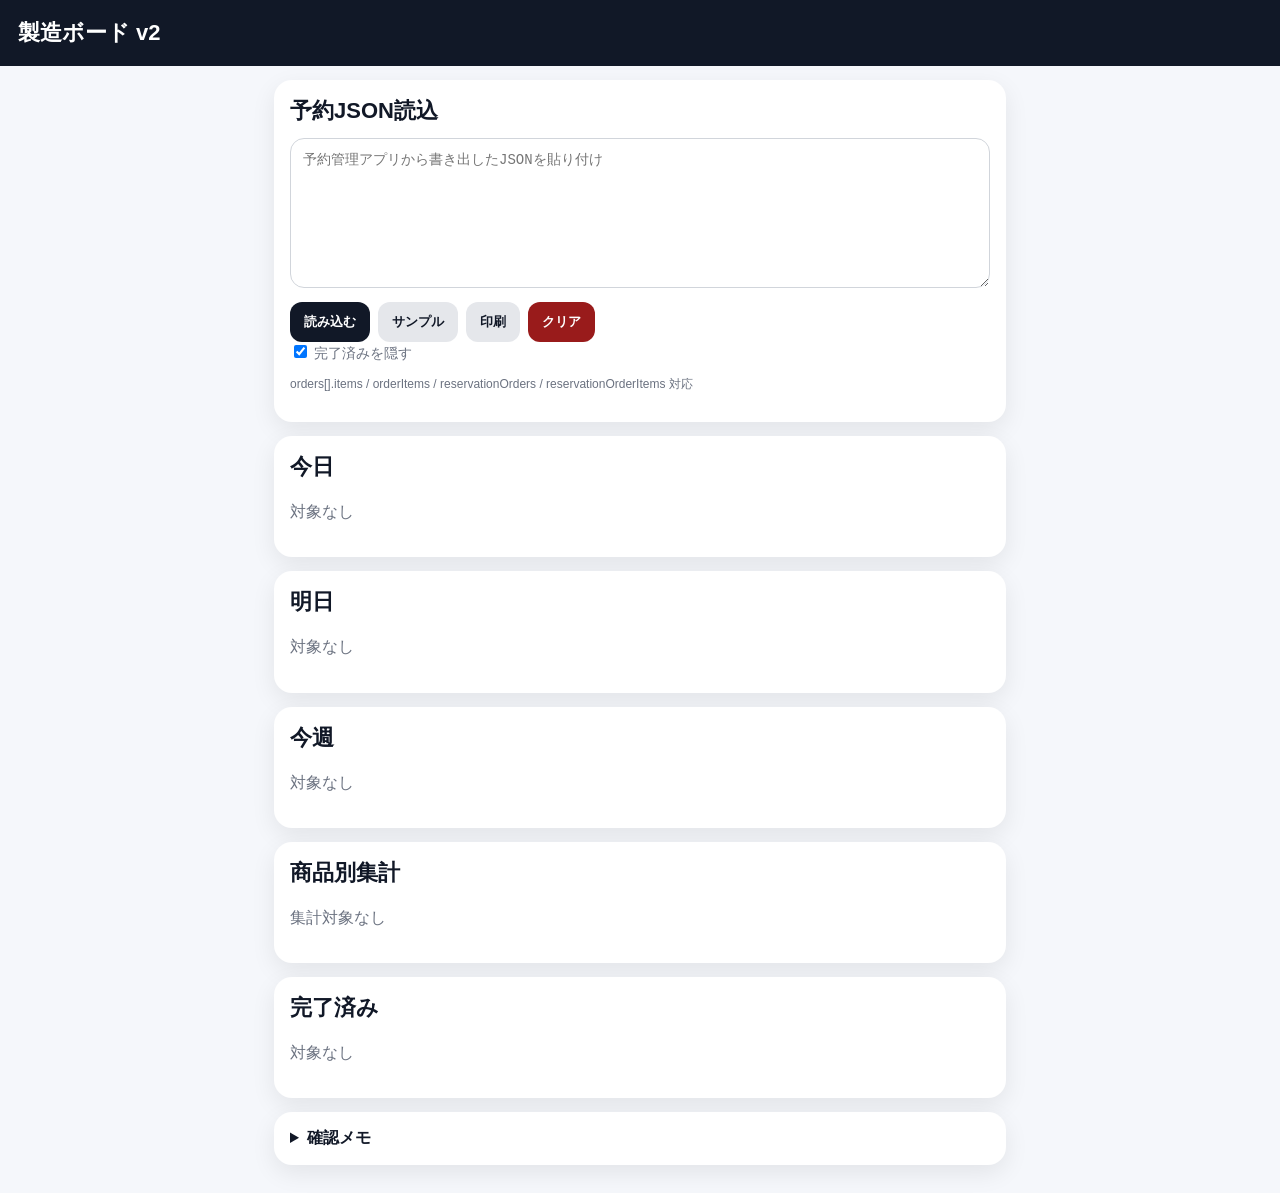
<file: manufacturing-board.html>
<!DOCTYPE html>
<html lang="ja">
<head>
<meta charset="UTF-8" />
<meta name="viewport" content="width=device-width, initial-scale=1.0" />
<title>製造ボード v2</title>
<style>
:root{
  --bg:#f5f7fb;--card:#fff;--text:#111827;--muted:#6b7280;
  --line:#e5e7eb;--dark:#111827;--soft:#f3f4f6;
  --success:#dcfce7;--warning:#ffedd5;--danger:#fee2e2;
}
*{box-sizing:border-box}
body{margin:0;font-family:-apple-system,BlinkMacSystemFont,"Helvetica Neue",sans-serif;background:var(--bg);color:var(--text)}
header{background:var(--dark);color:white;padding:18px;font-size:22px;font-weight:900}
main{padding:14px;max-width:760px;margin:auto}
.card{background:var(--card);border-radius:18px;padding:16px;margin-bottom:14px;box-shadow:0 8px 24px rgba(0,0,0,.08)}
h2{margin:0 0 12px;font-size:22px}
textarea{width:100%;min-height:150px;border:1px solid #d1d5db;border-radius:14px;padding:12px;font-size:14px}
button{border:0;border-radius:12px;padding:11px 14px;font-weight:800}
.btn-main{background:var(--dark);color:white}
.btn-light{background:#e5e7eb;color:var(--text)}
.btn-danger{background:#991b1b;color:white}
.row{display:flex;gap:8px;flex-wrap:wrap;margin-top:10px}
.option{font-size:14px;color:var(--muted);margin-top:10px}
.notice{padding:10px;border-radius:12px;margin-top:10px;white-space:pre-wrap;font-size:13px;line-height:1.5}
.success{background:var(--success)}.warning{background:var(--warning)}.error{background:var(--danger)}
.task{border-bottom:1px solid var(--line);padding:12px 0;display:flex;gap:10px;align-items:flex-start}
.task input{width:22px;height:22px;margin-top:2px}
.title{font-size:17px;font-weight:900;line-height:1.4}
.meta{font-size:13px;color:var(--muted);margin-top:4px;line-height:1.5}
.note{font-size:13px;margin-top:5px;color:#374151}
.empty{color:var(--muted);line-height:1.7}
.summary-item{padding:10px 0;border-bottom:1px solid var(--line)}
.small{font-size:12px;color:var(--muted);line-height:1.6}
details summary{font-weight:900;cursor:pointer}
@media print{
  header,.no-print{display:none!important}
  body{background:white}
  main{padding:0}
  .card{box-shadow:none;border-radius:0;margin-bottom:8px;page-break-inside:avoid}
}
</style>
</head>
<body>
<header>製造ボード v2</header>

<main>
  <section class="card no-print">
    <h2>予約JSON読込</h2>
    <textarea id="jsonInput" placeholder="予約管理アプリから書き出したJSONを貼り付け"></textarea>
    <div class="row">
      <button class="btn-main" onclick="loadReservationJson()">読み込む</button>
      <button class="btn-light" onclick="loadSample()">サンプル</button>
      <button class="btn-light" onclick="window.print()">印刷</button>
      <button class="btn-danger" onclick="clearAll()">クリア</button>
    </div>
    <label class="option">
      <input type="checkbox" id="hideCompleted" checked onchange="renderAll()">
      完了済みを隠す
    </label>
    <div id="messageArea"></div>
    <p class="small">orders[].items / orderItems / reservationOrders / reservationOrderItems 対応</p>
  </section>

  <section class="card">
    <h2>今日</h2>
    <div id="todayList"></div>
  </section>

  <section class="card">
    <h2>明日</h2>
    <div id="tomorrowList"></div>
  </section>

  <section class="card">
    <h2>今週</h2>
    <div id="weekList"></div>
  </section>

  <section class="card">
    <h2>商品別集計</h2>
    <div id="summaryList"></div>
  </section>

  <section class="card">
    <h2>完了済み</h2>
    <div id="completedList"></div>
  </section>

  <section class="card no-print">
    <details>
      <summary>確認メモ</summary>
      <div id="warningList"></div>
    </details>
  </section>
</main>

<script>
let reservationOrders = [];
let reservationOrderItems = [];
let rows = [];
let warnings = [];

function escapeHtml(v){
  return String(v ?? "")
    .replaceAll("&","&amp;").replaceAll("<","&lt;").replaceAll(">","&gt;")
    .replaceAll('"',"&quot;").replaceAll("'","&#039;");
}

function showMessage(type,text){
  document.getElementById("messageArea").innerHTML =
    `<div class="notice ${type}">${escapeHtml(text)}</div>`;
}

function pick(obj, keys, fallback=""){
  for(const k of keys){
    if(obj && obj[k] !== undefined && obj[k] !== null && obj[k] !== "") return obj[k];
  }
  return fallback;
}

function toNumber(v){
  if(v === null || v === undefined || v === "") return 0;
  const s = String(v)
    .replace(/[０-９]/g, c => String.fromCharCode(c.charCodeAt(0)-65248))
    .replace(/,/g,"")
    .replace(/[^\d.-]/g,"");
  const n = Number(s);
  return Number.isFinite(n) ? n : 0;
}

function getDate(order,item){
  return pick(item,["date","eventDate","useDate","deliveryDate"],
    pick(order,["date","eventDate","useDate","deliveryDate"],""));
}

function getVenue(order){
  return pick(order,["venue","place","room","hall"],"");
}

function getCategory(order,item){
  return pick(item,["category","type"],pick(order,["category","type"],""));
}

function getName(item){
  return pick(item,["productName","name","itemName","title","menuName"],"未名称商品");
}

function getUnit(item){
  return pick(item,["unit","unitLabel"],"個");
}

function getQty(item){
  return toNumber(pick(item,["quantity","qty","count","guestCount","people"],0));
}

function getSize(item){
  const direct = pick(item,["size","multiSize","sizeText"],"");
  if(typeof direct === "string") return direct;

  if(direct && typeof direct === "object"){
    return [
      direct.label,
      direct.shape,
      direct.diameter ? direct.diameter + "mm" : "",
      direct.width && direct.depth ? direct.width + "×" + direct.depth : "",
      direct.height ? "H" + direct.height : ""
    ].filter(Boolean).join(" ");
  }

  const s = item.sizeInfo || {};
  if(s && typeof s === "object"){
    return [
      s.label,
      s.shape,
      s.diameter ? s.diameter + "mm" : "",
      s.width && s.depth ? s.width + "×" + s.depth : ""
    ].filter(Boolean).join(" ");
  }

  return "";
}

function getNotes(order,item){
  return [
    pick(item,["notes","note","memo","remarks"],""),
    pick(order,["notes","note","memo","remarks","orderNotes"],"")
  ].filter(Boolean).join(" / ");
}

function isTarget(order,item){
  if(order?.isProductionTarget === false) return false;
  if(item?.isProductionTarget === false) return false;

  const status = String(pick(order,["status","productionStatus"],"")).trim();
  if(["完了","キャンセル","取消"].includes(status)) return false;

  return true;
}

function makeKey(row){
  return [row.date,row.name,row.size,row.unit,row.venue,row.category].join("__");
}

function getCompleted(){
  try{
    return JSON.parse(localStorage.getItem("manufacturingBoardCompletedV2") || "{}");
  }catch(e){
    return {};
  }
}

function saveCompleted(obj){
  localStorage.setItem("manufacturingBoardCompletedV2", JSON.stringify(obj));
}

function toggleComplete(key){
  const completed = getCompleted();
  completed[key] = !completed[key];
  saveCompleted(completed);
  renderAll();
}

function dateOnly(d){
  const x = new Date(d);
  if(Number.isNaN(x.getTime())) return null;
  x.setHours(0,0,0,0);
  return x;
}

function diffDays(dateText){
  const d = dateOnly(dateText);
  if(!d) return null;
  const today = new Date();
  today.setHours(0,0,0,0);
  return Math.round((d - today) / 86400000);
}

function parseData(data){
  reservationOrders = [];
  reservationOrderItems = [];

  if(Array.isArray(data)){
    reservationOrders = data;
  }else{
    reservationOrders =
      data.orders || data.reservationOrders || data.data?.orders || data.data?.reservationOrders || [];

    reservationOrderItems =
      data.orderItems || data.reservationOrderItems || data.items ||
      data.data?.orderItems || data.data?.reservationOrderItems || [];
  }

  if(!Array.isArray(reservationOrders)) reservationOrders = [];
  if(!Array.isArray(reservationOrderItems)) reservationOrderItems = [];

  reservationOrders = reservationOrders.map((o,i)=>({
    ...o,
    id: pick(o,["id","orderId","_id"],"order_"+i)
  }));

  if(!reservationOrderItems.length){
    reservationOrders.forEach((order,oi)=>{
      const items = order.items || order.orderItems || order.products || [];
      if(!Array.isArray(items)){
        warnings.push("items が配列ではない予約があります。");
        return;
      }
      items.forEach((item,ii)=>{
        reservationOrderItems.push({
          ...item,
          id: pick(item,["id","itemId","_id"],"item_"+oi+"_"+ii),
          orderId: order.id
        });
      });
    });
  }
}

function getOrder(orderId){
  return reservationOrders.find(o => String(o.id) === String(orderId)) || {};
}

function normalize(){
  rows = [];

  reservationOrderItems.forEach((item,i)=>{
    const order = getOrder(item.orderId);
    if(!isTarget(order,item)) return;

    const row = {
      date: getDate(order,item),
      venue: getVenue(order),
      category: getCategory(order,item),
      name: getName(item),
      qty: getQty(item),
      unit: getUnit(item),
      size: getSize(item),
      notes: getNotes(order,item)
    };

    row.key = makeKey(row);

    if(!row.date) warnings.push("日付がない商品：" + row.name);
    if(!row.qty) warnings.push("数量が0または未入力：" + row.name);

    rows.push(row);
  });

  rows.sort((a,b)=>
    String(a.date).localeCompare(String(b.date)) ||
    String(a.venue).localeCompare(String(b.venue))
  );
}

function loadReservationJson(){
  const text = document.getElementById("jsonInput").value.trim();
  rows = [];
  warnings = [];

  if(!text){
    showMessage("warning","JSONが空です。");
    renderAll();
    return;
  }

  try{
    const data = JSON.parse(text);
    parseData(data);
    normalize();
    renderAll();
    showMessage("success",`読み込み成功\n予約：${reservationOrders.length}件\n商品：${reservationOrderItems.length}件\n製造対象：${rows.length}件`);
  }catch(e){
    console.error(e);
    showMessage("error","JSON形式が正しくありません。\n\n" + e.message);
    renderAll();
  }
}

function renderTaskList(id, list){
  const completed = getCompleted();
  const hideCompleted = document.getElementById("hideCompleted")?.checked;

  let display = list;
  if(hideCompleted){
    display = display.filter(r => !completed[r.key]);
  }

  const area = document.getElementById(id);

  if(!display.length){
    area.innerHTML = `<p class="empty">対象なし</p>`;
    return;
  }

  area.innerHTML = display.map(r=>`
    <div class="task">
      <input type="checkbox"
        ${completed[r.key] ? "checked" : ""}
        onchange="toggleComplete('${escapeHtml(r.key)}')">
      <div>
        <div class="title">
          ${escapeHtml(r.name)}
          ${r.size ? " / " + escapeHtml(r.size) : ""}
          ：${escapeHtml(r.qty)} ${escapeHtml(r.unit)}
        </div>
        <div class="meta">
          ${escapeHtml(r.date)} / ${escapeHtml(r.category)} / ${escapeHtml(r.venue)}
        </div>
        ${r.notes ? `<div class="note">${escapeHtml(r.notes)}</div>` : ""}
      </div>
    </div>
  `).join("");
}

function renderBoard(){
  const today = [];
  const tomorrow = [];
  const week = [];
  const completed = [];
  const completedMap = getCompleted();

  rows.forEach(r=>{
    if(completedMap[r.key]){
      completed.push(r);
      return;
    }

    const diff = diffDays(r.date);

    if(diff === 0) today.push(r);
    else if(diff === 1) tomorrow.push(r);
    else if(diff !== null && diff >= 2 && diff <= 7) week.push(r);
  });

  renderTaskList("todayList", today);
  renderTaskList("tomorrowList", tomorrow);
  renderTaskList("weekList", week);
  renderTaskList("completedList", completed);
}

function renderSummary(){
  const map = new Map();
  const completed = getCompleted();
  const hideCompleted = document.getElementById("hideCompleted")?.checked;

  rows.forEach(r=>{
    if(hideCompleted && completed[r.key]) return;

    const key = [r.name,r.size,r.unit].join("__");
    if(!map.has(key)){
      map.set(key,{name:r.name,size:r.size,unit:r.unit,qty:0,details:[]});
    }
    const t = map.get(key);
    t.qty += r.qty;
    t.details.push(r);
  });

  const list = Array.from(map.values()).sort((a,b)=>a.name.localeCompare(b.name,"ja"));
  const area = document.getElementById("summaryList");

  if(!list.length){
    area.innerHTML = `<p class="empty">集計対象なし</p>`;
    return;
  }

  area.innerHTML = list.map(s=>`
    <div class="summary-item">
      <div class="title">
        ${escapeHtml(s.name)}
        ${s.size ? " / " + escapeHtml(s.size) : ""}
        ：${escapeHtml(s.qty)} ${escapeHtml(s.unit)}
      </div>
      <div class="meta">
        ${s.details.map(d=>`${escapeHtml(d.date)} ${escapeHtml(d.venue)} ${escapeHtml(d.qty)}${escapeHtml(d.unit)}`).join(" / ")}
      </div>
    </div>
  `).join("");
}

function renderWarnings(){
  const area = document.getElementById("warningList");
  if(!warnings.length){
    area.innerHTML = `<p class="empty">大きな問題なし</p>`;
    return;
  }
  area.innerHTML = `<div class="notice warning">${[...new Set(warnings)].map(w=>"・"+escapeHtml(w)).join("<br>")}</div>`;
}

function renderAll(){
  renderBoard();
  renderSummary();
  renderWarnings();
}

function clearAll(){
  document.getElementById("jsonInput").value = "";
  document.getElementById("messageArea").innerHTML = "";
  reservationOrders = [];
  reservationOrderItems = [];
  rows = [];
  warnings = [];
  renderAll();
}

function loadSample(){
  const today = new Date();
  const tomorrow = new Date();
  tomorrow.setDate(today.getDate()+1);
  const week = new Date();
  week.setDate(today.getDate()+4);

  const fmt = d => d.toISOString().slice(0,10);

  const sample = {
    orders:[
      {
        id:"o1",
        date:fmt(today),
        venue:"千曲",
        category:"婚礼",
        status:"製造待ち",
        items:[
          {id:"i1",name:"ショートケーキ",quantity:2,unit:"台",size:"5号",notes:"苺多め"},
          {id:"i2",name:"皿盛りデザート",quantity:80,unit:"人前"}
        ]
      },
      {
        id:"o2",
        date:fmt(tomorrow),
        venue:"レストラン",
        category:"宴会",
        status:"製造待ち",
        items:[
          {id:"i3",name:"ショートケーキ",quantity:3,unit:"台",size:"5号"}
        ]
      },
      {
        id:"o3",
        date:fmt(week),
        venue:"浅間",
        category:"アニバーサリー",
        status:"製造待ち",
        items:[
          {id:"i4",name:"アニバーサリーケーキ",quantity:1,unit:"台",size:"9cm"}
        ]
      }
    ]
  };

  document.getElementById("jsonInput").value = JSON.stringify(sample,null,2);
  loadReservationJson();
}

renderAll();
</script>
</body>
</html>
</file>
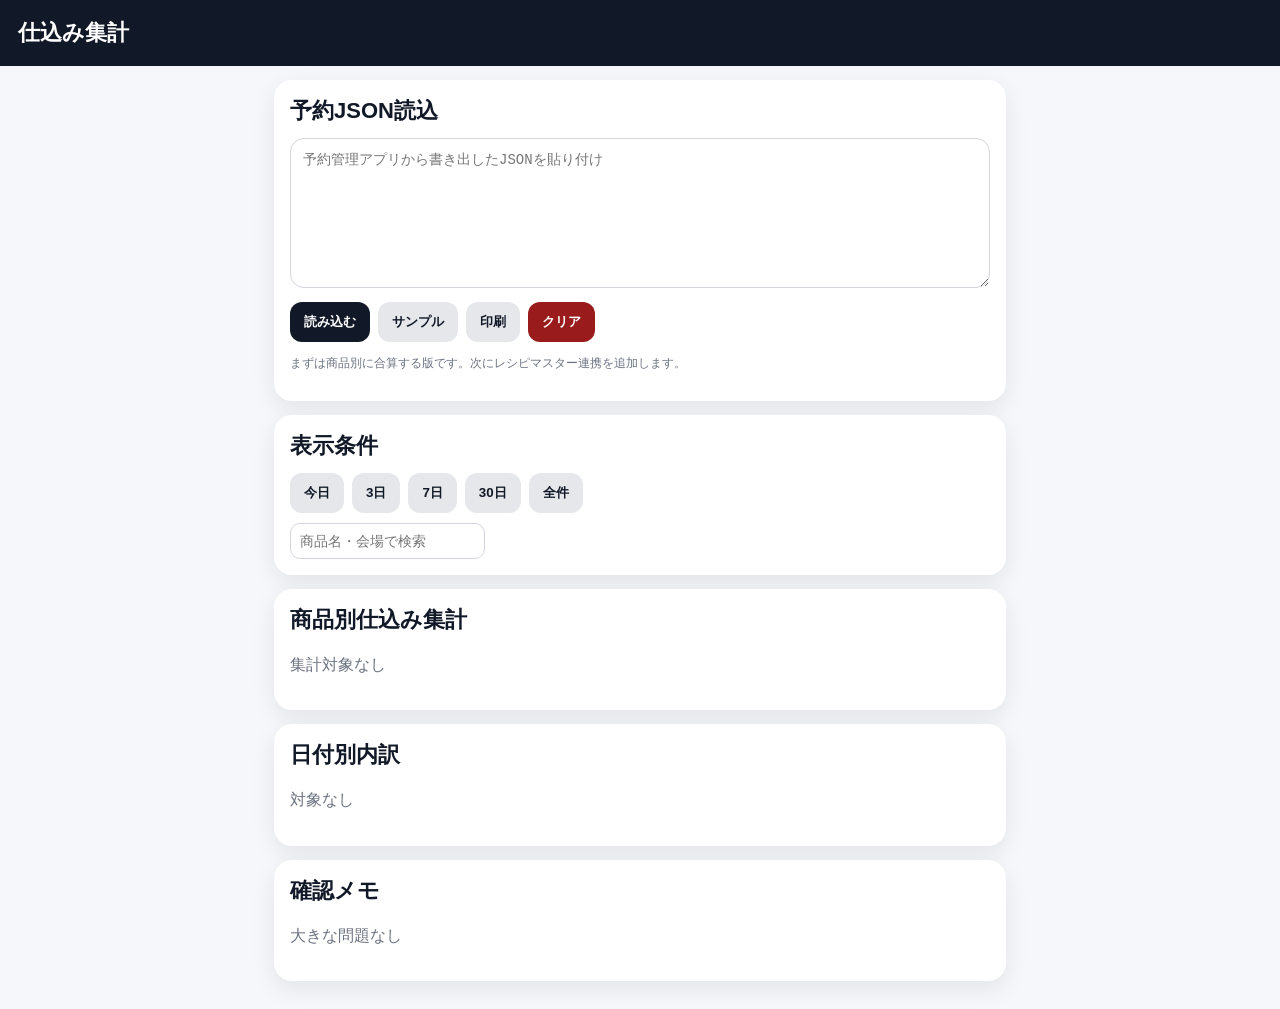
<file: prep-calculator.html>
<!DOCTYPE html>
<html lang="ja">
<head>
<meta charset="UTF-8" />
<meta name="viewport" content="width=device-width, initial-scale=1.0" />
<title>仕込み集計</title>
<style>
:root{
  --bg:#f5f7fb;--card:#fff;--text:#111827;--muted:#6b7280;
  --line:#e5e7eb;--dark:#111827;--soft:#f3f4f6;
  --success:#dcfce7;--warning:#ffedd5;--danger:#fee2e2;
}
*{box-sizing:border-box}
body{margin:0;font-family:-apple-system,BlinkMacSystemFont,"Helvetica Neue",sans-serif;background:var(--bg);color:var(--text)}
header{background:var(--dark);color:white;padding:18px;font-size:22px;font-weight:900}
main{padding:14px;max-width:760px;margin:auto}
.card{background:var(--card);border-radius:18px;padding:16px;margin-bottom:14px;box-shadow:0 8px 24px rgba(0,0,0,.08)}
h2{margin:0 0 12px;font-size:22px}
textarea{width:100%;min-height:150px;border:1px solid #d1d5db;border-radius:14px;padding:12px;font-size:14px}
button{border:0;border-radius:12px;padding:11px 14px;font-weight:800}
.btn-main{background:var(--dark);color:white}
.btn-light{background:#e5e7eb;color:var(--text)}
.btn-danger{background:#991b1b;color:white}
.row{display:flex;gap:8px;flex-wrap:wrap;margin-top:10px}
.notice{padding:10px;border-radius:12px;margin-top:10px;white-space:pre-wrap;font-size:13px;line-height:1.5}
.success{background:var(--success)}.warning{background:var(--warning)}.error{background:var(--danger)}
.item{border-bottom:1px solid var(--line);padding:12px 0}
.title{font-size:18px;font-weight:900;line-height:1.4}
.meta{font-size:13px;color:var(--muted);margin-top:4px;line-height:1.5}
.empty{color:var(--muted);line-height:1.7}
.small{font-size:12px;color:var(--muted);line-height:1.6}
input,select{border:1px solid #d1d5db;border-radius:10px;padding:9px;font-size:14px}
.filter-row{display:flex;gap:8px;flex-wrap:wrap;margin-bottom:10px}
@media print{
  header,.no-print{display:none!important}
  body{background:white}
  main{padding:0}
  .card{box-shadow:none;border-radius:0;margin-bottom:8px;page-break-inside:avoid}
}
</style>
</head>
<body>
<header>仕込み集計</header>

<main>
  <section class="card no-print">
    <h2>予約JSON読込</h2>
    <textarea id="jsonInput" placeholder="予約管理アプリから書き出したJSONを貼り付け"></textarea>
    <div class="row">
      <button class="btn-main" onclick="loadReservationJson()">読み込む</button>
      <button class="btn-light" onclick="loadSample()">サンプル</button>
      <button class="btn-light" onclick="window.print()">印刷</button>
      <button class="btn-danger" onclick="clearAll()">クリア</button>
    </div>
    <div id="messageArea"></div>
    <p class="small">まずは商品別に合算する版です。次にレシピマスター連携を追加します。</p>
  </section>

  <section class="card no-print">
    <h2>表示条件</h2>
    <div class="filter-row">
      <button class="btn-light" onclick="setRange(0)">今日</button>
      <button class="btn-light" onclick="setRange(3)">3日</button>
      <button class="btn-light" onclick="setRange(7)">7日</button>
      <button class="btn-light" onclick="setRange(30)">30日</button>
      <button class="btn-light" onclick="setRange(9999)">全件</button>
    </div>
    <input id="keywordInput" placeholder="商品名・会場で検索" oninput="renderAll()" />
  </section>

  <section class="card">
    <h2>商品別仕込み集計</h2>
    <div id="summaryList"></div>
  </section>

  <section class="card">
    <h2>日付別内訳</h2>
    <div id="dateList"></div>
  </section>

  <section class="card no-print">
    <h2>確認メモ</h2>
    <div id="warningList"></div>
  </section>
</main>

<script>
let reservationOrders = [];
let reservationOrderItems = [];
let rows = [];
let warnings = [];
let currentRangeDays = 7;

function escapeHtml(v){
  return String(v ?? "")
    .replaceAll("&","&amp;").replaceAll("<","&lt;").replaceAll(">","&gt;")
    .replaceAll('"',"&quot;").replaceAll("'","&#039;");
}

function showMessage(type,text){
  document.getElementById("messageArea").innerHTML =
    `<div class="notice ${type}">${escapeHtml(text)}</div>`;
}

function pick(obj, keys, fallback=""){
  for(const k of keys){
    if(obj && obj[k] !== undefined && obj[k] !== null && obj[k] !== "") return obj[k];
  }
  return fallback;
}

function toNumber(v){
  if(v === null || v === undefined || v === "") return 0;
  const s = String(v)
    .replace(/[０-９]/g, c => String.fromCharCode(c.charCodeAt(0)-65248))
    .replace(/,/g,"")
    .replace(/[^\d.-]/g,"");
  const n = Number(s);
  return Number.isFinite(n) ? n : 0;
}

function getDate(order,item){
  return pick(item,["date","eventDate","useDate","deliveryDate"],
    pick(order,["date","eventDate","useDate","deliveryDate"],""));
}

function getVenue(order){
  return pick(order,["venue","place","room","hall"],"");
}

function getCategory(order,item){
  return pick(item,["category","type"],pick(order,["category","type"],""));
}

function getName(item){
  return pick(item,["productName","name","itemName","title","menuName"],"未名称商品");
}

function getUnit(item){
  return pick(item,["unit","unitLabel"],"個");
}

function getQty(item){
  return toNumber(pick(item,["quantity","qty","count","guestCount","people"],0));
}

function getSize(item){
  const direct = pick(item,["size","multiSize","sizeText"],"");
  if(typeof direct === "string") return direct;

  if(direct && typeof direct === "object"){
    return [
      direct.label,
      direct.shape,
      direct.diameter ? direct.diameter + "mm" : "",
      direct.width && direct.depth ? direct.width + "×" + direct.depth : "",
      direct.height ? "H" + direct.height : ""
    ].filter(Boolean).join(" ");
  }

  const s = item.sizeInfo || {};
  if(s && typeof s === "object"){
    return [
      s.label,
      s.shape,
      s.diameter ? s.diameter + "mm" : "",
      s.width && s.depth ? s.width + "×" + s.depth : ""
    ].filter(Boolean).join(" ");
  }

  return "";
}

function getNotes(order,item){
  return [
    pick(item,["notes","note","memo","remarks"],""),
    pick(order,["notes","note","memo","remarks","orderNotes"],"")
  ].filter(Boolean).join(" / ");
}

function isTarget(order,item){
  if(order?.isProductionTarget === false) return false;
  if(item?.isProductionTarget === false) return false;

  const status = String(pick(order,["status","productionStatus"],"")).trim();
  if(["完了","キャンセル","取消"].includes(status)) return false;

  return true;
}

function dateOnly(d){
  const x = new Date(d);
  if(Number.isNaN(x.getTime())) return null;
  x.setHours(0,0,0,0);
  return x;
}

function diffDays(dateText){
  const d = dateOnly(dateText);
  if(!d) return null;
  const today = new Date();
  today.setHours(0,0,0,0);
  return Math.round((d - today) / 86400000);
}

function parseData(data){
  reservationOrders = [];
  reservationOrderItems = [];

  if(Array.isArray(data)){
    reservationOrders = data;
  }else{
    reservationOrders =
      data.orders || data.reservationOrders || data.data?.orders || data.data?.reservationOrders || [];

    reservationOrderItems =
      data.orderItems || data.reservationOrderItems || data.items ||
      data.data?.orderItems || data.data?.reservationOrderItems || [];
  }

  if(!Array.isArray(reservationOrders)) reservationOrders = [];
  if(!Array.isArray(reservationOrderItems)) reservationOrderItems = [];

  reservationOrders = reservationOrders.map((o,i)=>({
    ...o,
    id: pick(o,["id","orderId","_id"],"order_"+i)
  }));

  if(!reservationOrderItems.length){
    reservationOrders.forEach((order,oi)=>{
      const items = order.items || order.orderItems || order.products || [];
      if(!Array.isArray(items)){
        warnings.push("items が配列ではない予約があります。");
        return;
      }
      items.forEach((item,ii)=>{
        reservationOrderItems.push({
          ...item,
          id: pick(item,["id","itemId","_id"],"item_"+oi+"_"+ii),
          orderId: order.id
        });
      });
    });
  }
}

function getOrder(orderId){
  return reservationOrders.find(o => String(o.id) === String(orderId)) || {};
}

function normalize(){
  rows = [];

  reservationOrderItems.forEach((item)=>{
    const order = getOrder(item.orderId);
    if(!isTarget(order,item)) return;

    const row = {
      date: getDate(order,item),
      venue: getVenue(order),
      category: getCategory(order,item),
      name: getName(item),
      qty: getQty(item),
      unit: getUnit(item),
      size: getSize(item),
      notes: getNotes(order,item)
    };

    if(!row.date) warnings.push("日付がない商品：" + row.name);
    if(!row.qty) warnings.push("数量が0または未入力：" + row.name);

    rows.push(row);
  });

  rows.sort((a,b)=>
    String(a.date).localeCompare(String(b.date)) ||
    String(a.venue).localeCompare(String(b.venue))
  );
}

function getFilteredRows(){
  const keyword = document.getElementById("keywordInput")?.value.trim().toLowerCase() || "";

  return rows.filter(r=>{
    const diff = diffDays(r.date);

    if(currentRangeDays !== 9999){
      if(diff === null) return false;
      if(currentRangeDays === 0 && diff !== 0) return false;
      if(currentRangeDays !== 0 && (diff < 0 || diff > currentRangeDays)) return false;
    }

    if(keyword){
      const target = [r.name,r.size,r.venue,r.category,r.notes].join(" ").toLowerCase();
      if(!target.includes(keyword)) return false;
    }

    return true;
  });
}

function buildSummary(list){
  const map = new Map();

  list.forEach(r=>{
    const key = [r.name,r.size,r.unit].join("__");

    if(!map.has(key)){
      map.set(key,{
        name:r.name,
        size:r.size,
        unit:r.unit,
        qty:0,
        details:[]
      });
    }

    const t = map.get(key);
    t.qty += r.qty;
    t.details.push(r);
  });

  return Array.from(map.values()).sort((a,b)=>a.name.localeCompare(b.name,"ja"));
}

function buildByDate(list){
  const map = new Map();

  list.forEach(r=>{
    const key = r.date || "日付なし";
    if(!map.has(key)) map.set(key,[]);
    map.get(key).push(r);
  });

  return Array.from(map.entries()).sort((a,b)=>String(a[0]).localeCompare(String(b[0])));
}

function renderSummary(){
  const list = getFilteredRows();
  const summary = buildSummary(list);
  const area = document.getElementById("summaryList");

  if(!summary.length){
    area.innerHTML = `<p class="empty">集計対象なし</p>`;
    return;
  }

  area.innerHTML = summary.map(s=>`
    <div class="item">
      <div class="title">
        □ ${escapeHtml(s.name)}
        ${s.size ? " / " + escapeHtml(s.size) : ""}
        ：${escapeHtml(s.qty)} ${escapeHtml(s.unit)}
      </div>
      <div class="meta">
        ${s.details.map(d=>`${escapeHtml(d.date)} ${escapeHtml(d.venue)} ${escapeHtml(d.qty)}${escapeHtml(d.unit)}`).join(" / ")}
      </div>
    </div>
  `).join("");
}

function renderByDate(){
  const list = getFilteredRows();
  const grouped = buildByDate(list);
  const area = document.getElementById("dateList");

  if(!grouped.length){
    area.innerHTML = `<p class="empty">対象なし</p>`;
    return;
  }

  area.innerHTML = grouped.map(([date,items])=>`
    <div class="item">
      <div class="title">${escapeHtml(date)}</div>
      <div class="meta">
        ${items.map(r=>`
          ・${escapeHtml(r.name)}
          ${r.size ? " / " + escapeHtml(r.size) : ""}
          ：${escapeHtml(r.qty)}${escapeHtml(r.unit)}
          ${r.venue ? " / " + escapeHtml(r.venue) : ""}
        `).join("<br>")}
      </div>
    </div>
  `).join("");
}

function renderWarnings(){
  const area = document.getElementById("warningList");
  if(!warnings.length){
    area.innerHTML = `<p class="empty">大きな問題なし</p>`;
    return;
  }
  area.innerHTML = `<div class="notice warning">${[...new Set(warnings)].map(w=>"・"+escapeHtml(w)).join("<br>")}</div>`;
}

function renderAll(){
  renderSummary();
  renderByDate();
  renderWarnings();
}

function loadReservationJson(){
  const text = document.getElementById("jsonInput").value.trim();
  rows = [];
  warnings = [];

  if(!text){
    showMessage("warning","JSONが空です。");
    renderAll();
    return;
  }

  try{
    const data = JSON.parse(text);
    parseData(data);
    normalize();
    renderAll();
    showMessage("success",`読み込み成功\n予約：${reservationOrders.length}件\n商品：${reservationOrderItems.length}件\n仕込み対象：${rows.length}件`);
  }catch(e){
    console.error(e);
    showMessage("error","JSON形式が正しくありません。\n\n" + e.message);
    renderAll();
  }
}

function setRange(days){
  currentRangeDays = days;
  renderAll();
}

function clearAll(){
  document.getElementById("jsonInput").value = "";
  document.getElementById("messageArea").innerHTML = "";
  reservationOrders = [];
  reservationOrderItems = [];
  rows = [];
  warnings = [];
  renderAll();
}

function loadSample(){
  const today = new Date();
  const tomorrow = new Date();
  tomorrow.setDate(today.getDate()+1);
  const week = new Date();
  week.setDate(today.getDate()+4);

  const fmt = d => d.toISOString().slice(0,10);

  const sample = {
    orders:[
      {
        id:"o1",
        date:fmt(today),
        venue:"千曲",
        category:"婚礼",
        status:"製造待ち",
        items:[
          {name:"ショートケーキ",quantity:2,unit:"台",size:"5号",notes:"苺多め"},
          {name:"皿盛りデザート",quantity:80,unit:"人前"}
        ]
      },
      {
        id:"o2",
        date:fmt(tomorrow),
        venue:"レストラン",
        category:"宴会",
        status:"製造待ち",
        items:[
          {name:"ショートケーキ",quantity:3,unit:"台",size:"5号"}
        ]
      },
      {
        id:"o3",
        date:fmt(week),
        venue:"浅間",
        category:"アニバーサリー",
        status:"製造待ち",
        items:[
          {name:"アニバーサリーケーキ",quantity:1,unit:"台",size:"9cm"}
        ]
      }
    ]
  };

  document.getElementById("jsonInput").value = JSON.stringify(sample,null,2);
  loadReservationJson();
}

renderAll();
</script>
</body>
</html>
</file>
<file: assets/css/style.css>
:root {
      --bg: #f5f7fb;
      --card: #fff;
      --text: #14161a;
      --muted: #68707d;
      --line: #d8dee8;
      --shadow: 0 12px 30px rgba(20, 22, 26, .07);
      --danger: #b42318;
      --main: #14161a;
      --success: #0f7b4d;
      --radius-card: 20px;
      --radius-field: 14px;
      --tabbar-h: 88px;
    }

    * {
      box-sizing: border-box
    }

    html {
      -webkit-text-size-adjust: 100%
    }

    body {
      margin: 0;
      background: var(--bg);
      color: var(--text);
      font-family: -apple-system, BlinkMacSystemFont, "Segoe UI", Roboto, "Hiragino Sans", "Yu Gothic", sans-serif;
      line-height: 1.5
    }

    button,
    input,
    select,
    textarea {
      font: inherit
    }

    .app-shell {
      width: min(100%, 1100px);
      margin: 0 auto;
      padding: calc(18px + env(safe-area-inset-top)) 16px calc(var(--tabbar-h) + 28px + env(safe-area-inset-bottom))
    }

    .page-header,
    .card {
      background: var(--card);
      border-radius: var(--radius-card);
      box-shadow: var(--shadow)
    }

    .page-header {
      padding: 22px;
      margin-bottom: 18px;
      display: grid;
      gap: 14px
    }

    .eyebrow,
    .section-kicker {
      margin: 0 0 6px;
      font-size: 12px;
      font-weight: 700;
      letter-spacing: .08em;
      text-transform: uppercase;
      color: var(--muted)
    }

    h1,
    h2,
    p {
      margin-top: 0
    }

    h1 {
      margin-bottom: 8px;
      font-size: clamp(28px, 5vw, 36px);
      line-height: 1.2
    }

    h2 {
      margin-bottom: 0;
      font-size: 22px;
      line-height: 1.25
    }

    .lead {
      margin: 0;
      color: var(--muted)
    }

    .status-line {
      display: flex;
      flex-wrap: wrap;
      gap: 10px;
      align-items: center
    }

    .badge,
    .pill {
      display: inline-flex;
      align-items: center;
      border-radius: 999px;
      font-size: 12px;
      font-weight: 700;
      white-space: nowrap
    }

    .badge {
      min-height: 32px;
      padding: 0 12px;
      background: #f1f4f8;
      color: #3f4650
    }

    .badge-success {
      background: #eaf7f0;
      color: var(--success)
    }

    .current-editing {
      display: inline-flex;
      align-items: center;
      min-height: 36px;
      padding: 0 12px;
      border-radius: 999px;
      background: #eef2f6;
      font-size: 13px;
      font-weight: 700;
      color: #3f4650
    }

    .tab-panel {
      display: none
    }

    .tab-panel.is-active {
      display: block
    }

    .layout-grid {
      display: grid;
      grid-template-columns: 1fr;
      gap: 18px
    }

    .layout-grid.two-cols {
      grid-template-columns: 1fr
    }

    .card {
      padding: 22px
    }

    .section-heading {
      display: flex;
      align-items: flex-start;
      justify-content: space-between;
      gap: 14px;
      margin-bottom: 18px
    }

    .stack-form {
      display: grid;
      gap: 16px
    }

    .field {
      display: grid;
      gap: 8px
    }

    .field-label {
      font-size: 14px;
      font-weight: 700
    }

    .helper-text,
    .record-sub,
    .meta-text {
      color: var(--muted);
      font-size: 14px
    }

    input,
    select,
    textarea {
      width: 100%;
      border: 1px solid var(--line);
      border-radius: var(--radius-field);
      background: #fff;
      padding: 15px 16px;
      color: var(--text);
      min-height: 52px;
      outline: none
    }

    textarea {
      resize: vertical;
      min-height: 96px
    }

    input:focus,
    select:focus,
    textarea:focus {
      border-color: #222;
      box-shadow: 0 0 0 4px rgba(20, 22, 26, .08)
    }

    .btn {
      appearance: none;
      border: 1px solid transparent;
      border-radius: 16px;
      min-height: 52px;
      padding: 0 18px;
      font-weight: 700;
      cursor: pointer
    }

    .btn-primary {
      background: var(--main);
      color: #fff
    }

    .btn-secondary {
      background: #fff;
      color: var(--main);
      border-color: #cfd6e0
    }

    .btn-danger {
      background: var(--danger);
      color: #fff
    }

    .btn-inline {
      min-height: 42px;
      padding: 0 14px;
      border-radius: 14px
    }

    .btn-small {
      min-height: 38px;
      padding: 0 12px;
      border-radius: 12px;
      font-size: 14px
    }

    .inline-actions {
      display: flex;
      flex-direction: column;
      gap: 12px
    }

    .list {
      display: grid;
      gap: 12px
    }

    .item-card {
      background: #fcfdff;
      border: 1px solid #edf1f6;
      border-radius: 18px;
      padding: 16px;
      display: grid;
      gap: 12px
    }

    .item-main {
      display: grid;
      gap: 4px;
      min-width: 0
    }

    .item-title {
      font-weight: 800;
      word-break: break-word
    }

    .item-actions {
      display: grid;
      grid-template-columns: repeat(2, minmax(0, 1fr));
      gap: 8px
    }

    .item-actions .btn {
      width: 100%
    }

    .sub-card {
      margin-top: 14px;
      padding: 16px;
      border-radius: 18px;
      border: 1px solid #e8edf4;
      background: #fcfdff
    }

    .empty-box {
      border: 1px dashed #d8dee8;
      border-radius: 18px;
      padding: 18px;
      background: #fafcff;
      color: var(--muted);
      font-size: 14px
    }

    .micro-row {
      display: grid;
      grid-template-columns: 1fr 110px;
      gap: 10px
    }

    .planner-toolbar {
      display: grid;
      grid-template-columns: 1fr 140px;
      gap: 10px
    }

    .planner-grid {
      display: grid;
      grid-template-columns: 1fr;
      gap: 12px
    }

    .day-card {
      border: 1px solid #edf1f6;
      border-radius: 18px;
      background: #fcfdff;
      overflow: hidden
    }

    .day-card-header {
      padding: 14px 16px;
      border-bottom: 1px solid #edf1f6;
      display: flex;
      justify-content: space-between;
      gap: 12px;
      align-items: center;
      background: #fafcff
    }

    .day-card-body {
      padding: 14px 16px;
      display: grid;
      gap: 10px
    }

    .plan-mini-item {
      padding: 10px 12px;
      border-radius: 14px;
      background: #f4f7fb;
      font-size: 14px
    }

    .print-planner-view {
      background: #fff;
      overflow-x: auto;
      -webkit-overflow-scrolling: touch
    }

    .print-sheet {
      width: 100%;
      min-width: 1120px
    }

    .print-grid {
      display: grid;
      gap: 0
    }

    .print-grid.cols-7 {
      grid-template-columns: repeat(7, minmax(0, 1fr))
    }

    .print-day {
      display: grid;
      align-content: start;
      gap: 10px;
      min-height: 260px;
      padding: 0 10px;
      border-left: 1px solid #cfd6e0
    }

    .print-grid>.print-day:last-child {
      border-right: 1px solid #cfd6e0
    }

    .print-day-head {
      font-weight: 700;
      font-size: 12px;
      line-height: 1.2;
      text-align: center;
      padding: 0 0 6px;
      border-bottom: 1px solid #cfd6e0;
      white-space: nowrap
    }

    .print-day-list {
      display: grid;
      gap: 8px;
      padding-top: 2px
    }

    .print-day-item {
      font-size: 12px;
      line-height: 1.45;
      word-break: break-word
    }

    .print-item-main {
      font-weight: 600
    }

    .print-item-sub {
      color: #5f6875;
      font-size: 10.5px;
      line-height: 1.35
    }

    .tabbar {
      position: fixed;
      left: 0;
      right: 0;
      bottom: 0;
      background: rgba(255, 255, 255, .96);
      backdrop-filter: blur(10px);
      border-top: 1px solid #e6ebf2;
      padding: 8px 10px calc(8px + env(safe-area-inset-bottom));
      z-index: 20;
      overflow-x: auto
    }

    .tabbar-inner {
      width: min(100%, 1100px);
      margin: 0 auto;
      display: grid;
      grid-template-columns: repeat(10, minmax(78px, 1fr));
      gap: 8px
    }

    .tab-btn {
      border: 0;
      background: transparent;
      border-radius: 16px;
      min-height: 56px;
      padding: 8px 6px;
      display: grid;
      gap: 2px;
      place-items: center;
      color: #5f6875;
      font-weight: 700;
      cursor: pointer
    }

    .tab-btn.is-active {
      background: #eef2f6;
      color: #14161a
    }

    .tab-icon {
      font-size: 18px;
      line-height: 1
    }

    .tab-label {
      font-size: 11px;
      line-height: 1.2;
      text-align: center
    }

    .modal-backdrop {
      position: fixed;
      inset: 0;
      background: rgba(0, 0, 0, .32);
      display: none;
      align-items: flex-end;
      justify-content: center;
      padding: 20px;
      z-index: 50
    }

    .modal-backdrop.is-open {
      display: flex
    }

    .modal-card {
      width: min(100%, 560px);
      background: #fff;
      border-radius: 20px;
      box-shadow: var(--shadow);
      padding: 20px
    }

    .is-hidden {
      display: none !important
    }

    @media (min-width:820px) {
      .layout-grid.two-cols {
        grid-template-columns: repeat(2, minmax(0, 1fr))
      }

      .inline-actions {
        flex-direction: row;
        flex-wrap: wrap
      }

      .item-actions {
        grid-template-columns: repeat(4, minmax(0, 1fr))
      }

      .planner-grid.week {
        grid-template-columns: repeat(2, minmax(0, 1fr))
      }

      .planner-grid.month {
        grid-template-columns: repeat(3, minmax(0, 1fr))
      }
    }

    @media print {
      @page {
        size: A4 landscape;
        margin: 10mm
      }

      body {
        background: #fff
      }

      .page-header,
      .tabbar,
      .tab-panel:not([data-tab="planner"]),
      .planner-toolbar,
      #plannerGrid,
      #renderPlannerBtn,
      #buildPrintViewBtn,
      #printPlannerBtn {
        display: none !important
      }

      .app-shell {
        width: 100%;
        max-width: none;
        padding: 0;
        margin: 0
      }

      .tab-panel[data-tab="planner"] {
        display: block !important
      }

      .tab-panel[data-tab="planner"]>.layout-grid>.card:not(#printPlannerSection) {
        display: none !important
      }

      #printPlannerSection {
        box-shadow: none !important;
        border-radius: 0 !important;
        padding: 0 !important;
        margin: 0 !important;
        background: #fff !important
      }

      .print-planner-view {
        overflow: visible
      }

      .print-sheet {
        min-width: 0;
        width: 100%
      }

      .print-day {
        gap: 6px;
        min-height: 0;
        padding: 0 6px;
        border-left: .5px solid #aaa
      }

      .print-grid>.print-day:last-child {
        border-right: .5px solid #aaa
      }

      .print-day-head {
        font-size: 10px;
        padding: 0 0 4px;
        border-bottom: .5px solid #aaa
      }

      .print-day-list {
        gap: 4px;
        padding-top: 2px
      }

      .print-day-item {
        font-size: 9px;
        line-height: 1.3
      }

      .print-item-sub {
        font-size: 7.5px;
        line-height: 1.2
      }
    }
</file>
